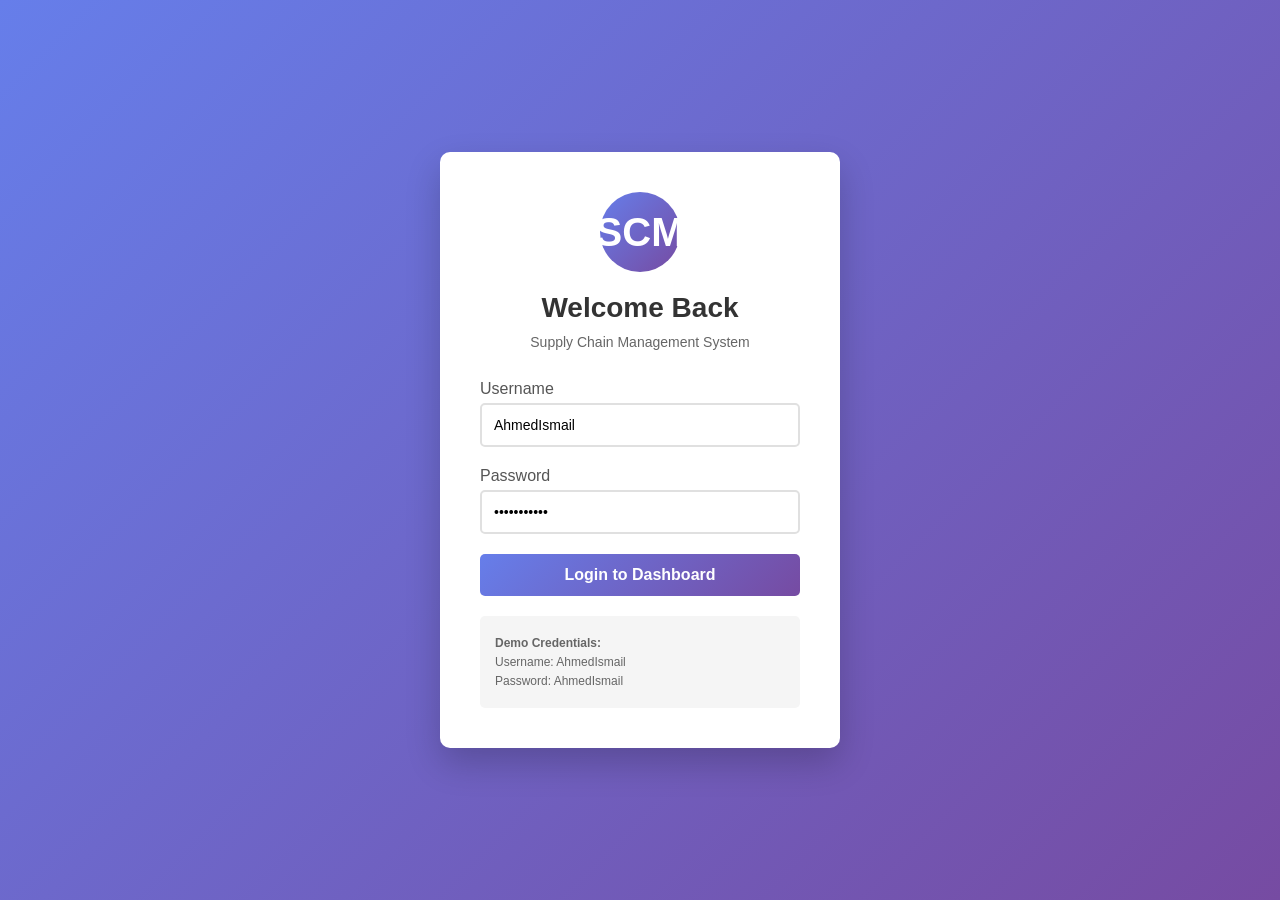
<file: index.html>
<!DOCTYPE html>
<html lang="en">
<head>
    <meta charset="UTF-8">
    <meta name="viewport" content="width=device-width, initial-scale=1.0">
    <title>Supply Chain Management System - Login</title>
    <link rel="stylesheet" href="css/style.css">
    <style>
        body {
            background: linear-gradient(135deg, #667eea 0%, #764ba2 100%);
            min-height: 100vh;
            display: flex;
            align-items: center;
            justify-content: center;
            font-family: 'Segoe UI', Tahoma, Geneva, Verdana, sans-serif;
        }
        
        .login-container {
            background: white;
            border-radius: 10px;
            box-shadow: 0 15px 35px rgba(0,0,0,0.2);
            width: 400px;
            padding: 40px;
            animation: slideUp 0.5s ease;
        }
        
        @keyframes slideUp {
            from {
                opacity: 0;
                transform: translateY(20px);
            }
            to {
                opacity: 1;
                transform: translateY(0);
            }
        }
        
        .login-header {
            text-align: center;
            margin-bottom: 30px;
        }
        
        .login-header h1 {
            color: #333;
            font-size: 28px;
            margin-bottom: 10px;
        }
        
        .login-header p {
            color: #666;
            font-size: 14px;
        }
        
        .logo {
            width: 80px;
            height: 80px;
            background: linear-gradient(135deg, #667eea 0%, #764ba2 100%);
            border-radius: 50%;
            margin: 0 auto 20px;
            display: flex;
            align-items: center;
            justify-content: center;
            color: white;
            font-size: 40px;
            font-weight: bold;
        }
        
        .form-group {
            margin-bottom: 20px;
        }
        
        .form-group label {
            display: block;
            margin-bottom: 5px;
            color: #555;
            font-weight: 500;
        }
        
        .form-group input {
            width: 100%;
            padding: 12px;
            border: 2px solid #e0e0e0;
            border-radius: 5px;
            font-size: 14px;
            transition: border-color 0.3s;
        }
        
        .form-group input:focus {
            outline: none;
            border-color: #667eea;
        }
        
        .login-btn {
            width: 100%;
            padding: 12px;
            background: linear-gradient(135deg, #667eea 0%, #764ba2 100%);
            color: white;
            border: none;
            border-radius: 5px;
            font-size: 16px;
            font-weight: 600;
            cursor: pointer;
            transition: transform 0.3s;
        }
        
        .login-btn:hover {
            transform: translateY(-2px);
        }
        
        .demo-credentials {
            margin-top: 20px;
            padding: 15px;
            background: #f5f5f5;
            border-radius: 5px;
            font-size: 12px;
            color: #666;
        }
        
        .demo-credentials p {
            margin: 5px 0;
        }
    </style>
</head>
<body>
    <div class="login-container">
        <div class="login-header">
            <div class="logo">SCM</div>
            <h1>Welcome Back</h1>
            <p>Supply Chain Management System</p>
        </div>
        
        <form id="loginForm">
            <div class="form-group">
                <label>Username</label>
                <input type="text" id="username" value="AhmedIsmail" placeholder="Enter your username">
            </div>
            
            <div class="form-group">
                <label>Password</label>
                <input type="password" id="password" value="AhmedIsmail" placeholder="Enter your password">
            </div>
            
            <button type="submit" class="login-btn">Login to Dashboard</button>
        </form>
        
        <div class="demo-credentials">
            <p><strong>Demo Credentials:</strong></p>
            <p>Username: AhmedIsmail</p>
            <p>Password: AhmedIsmail</p>
        </div>
    </div>
    
<script>
    // Show loading overlay while loading data
    function showLoadingOverlay() {
        // Remove existing overlay if any
        const existingOverlay = document.getElementById('data-loading-overlay');
        if (existingOverlay) existingOverlay.remove();
        
        const overlay = document.createElement('div');
        overlay.id = 'data-loading-overlay';
        overlay.style.cssText = `
            position: fixed;
            top: 0;
            left: 0;
            width: 100%;
            height: 100%;
            background: rgba(0, 0, 0, 0.8);
            display: flex;
            justify-content: center;
            align-items: center;
            z-index: 9999;
            transition: opacity 0.5s;
        `;
        
        overlay.innerHTML = `
            <div style="
                background: white;
                padding: 40px;
                border-radius: 15px;
                text-align: center;
                max-width: 450px;
                box-shadow: 0 20px 40px rgba(0,0,0,0.4);
                animation: slideUp 0.5s ease;
            ">
                <div style="font-size: 60px; margin-bottom: 20px; animation: bounce 1s infinite;">📦</div>
                <h2 style="margin-bottom: 15px; color: #2c3e50;">Loading Your System</h2>
                <p style="color: #666; margin-bottom: 25px;">Please wait while we prepare your Supply Chain Management System...</p>
                
                <div style="
                    width: 100%;
                    height: 6px;
                    background: #ecf0f1;
                    border-radius: 3px;
                    overflow: hidden;
                    margin-bottom: 15px;
                ">
                    <div id="loading-progress" style="
                        width: 0%;
                        height: 100%;
                        background: linear-gradient(90deg, #3498db, #2ecc71);
                        transition: width 0.4s ease;
                    "></div>
                </div>
                
                <div style="display: flex; align-items: center; justify-content: center; gap: 10px;">
                    <div class="loading-spinner" style="
                        width: 20px;
                        height: 20px;
                        border: 3px solid #f3f3f3;
                        border-top: 3px solid #3498db;
                        border-radius: 50%;
                        animation: spin 1s linear infinite;
                    "></div>
                    <p id="loading-status" style="margin: 0; font-size: 14px; color: #7f8c8d; font-weight: 500;">Initializing...</p>
                </div>
                
                <div style="margin-top: 25px; font-size: 12px; color: #bdc3c7;">
                    Loading inventory, suppliers, orders and more...
                </div>
            </div>
        `;
        
        document.body.appendChild(overlay);
    }
    
    function updateLoadingProgress(percent, message) {
        const progress = document.getElementById('loading-progress');
        const status = document.getElementById('loading-status');
        if (progress) progress.style.width = percent + '%';
        if (status) status.textContent = message;
    }
    
    function hideLoadingOverlay() {
        const overlay = document.getElementById('data-loading-overlay');
        if (overlay) {
            overlay.style.opacity = '0';
            setTimeout(() => {
                if (overlay.parentNode) {
                    overlay.parentNode.removeChild(overlay);
                }
            }, 500);
        }
    }
    
    // Load all data after successful login
    async function loadAllDataAfterLogin() {
        showLoadingOverlay();
        
        try {
            // Define all data files to load
            const dataFiles = [
                { name: 'inventory', label: 'Inventory data' },
                { name: 'suppliers', label: 'Supplier data' },
                { name: 'procurement', label: 'Procurement data' },
                { name: 'orders', label: 'Order data' },
                { name: 'costs', label: 'Cost data' }
            ];
            
            let completed = 0;
            const total = dataFiles.length;
            
            // Load each data file
            for (const file of dataFiles) {
                updateLoadingProgress(
                    Math.round((completed / total) * 100),
                    `Loading ${file.label}...`
                );
                
                await loadDataFile(file.name);
                
                completed++;
                updateLoadingProgress(
                    Math.round((completed / total) * 100),
                    `Loaded ${file.label}`
                );
                
                // Small delay for visual feedback
                await new Promise(resolve => setTimeout(resolve, 300));
            }
            
            updateLoadingProgress(100, 'System ready!');
            
            // Add 2 second delay before redirecting to dashboard
            updateLoadingProgress(100, 'System ready! Redirecting in 3 seconds...');
            
            // Wait 2 seconds
            await new Promise(resolve => setTimeout(resolve, 3000));
            
            // Redirect to dashboard after data is loaded + 2 second delay
            window.location.href = 'dashboard.html';
            
        } catch (error) {
            console.error('Error loading data:', error);
            updateLoadingProgress(100, 'Error loading data. Redirecting...');
            
            // Still wait 2 seconds even on error
            await new Promise(resolve => setTimeout(resolve, 3000));
            
            window.location.href = 'dashboard.html';
        }
    }
    
    // Load individual data file
    async function loadDataFile(filename) {
        return new Promise(async (resolve) => {
            try {
                // Try multiple possible paths
                const paths = [
                    `data/${filename}.json`,
                    `./data/${filename}.json`,
                    `/data/${filename}.json`,
                    `/AI_SCMS/data/${filename}.json`,
                    `../data/${filename}.json`
                ];
                
                let data = null;
                
                for (const path of paths) {
                    try {
                        console.log(`Trying to load ${filename} from:`, path);
                        const response = await fetch(path);
                        if (response.ok) {
                            data = await response.json();
                            console.log(`✅ Successfully loaded ${filename} from:`, path);
                            break;
                        }
                    } catch (e) {
                        // Continue to next path
                    }
                }
                
                if (data) {
                    // Handle different JSON structures
                    if (Array.isArray(data)) {
                        localStorage.setItem(filename, JSON.stringify(data));
                    } else if (data[filename] && Array.isArray(data[filename])) {
                        localStorage.setItem(filename, JSON.stringify(data[filename]));
                    } else {
                        // Try to find any array in the data
                        const firstKey = Object.keys(data)[0];
                        if (firstKey && Array.isArray(data[firstKey])) {
                            localStorage.setItem(filename, JSON.stringify(data[firstKey]));
                        } else {
                            console.warn(`No array found in ${filename}, using empty array`);
                            localStorage.setItem(filename, JSON.stringify([]));
                        }
                    }
                } else {
                    console.warn(`No data file found for ${filename}, using empty array`);
                    localStorage.setItem(filename, JSON.stringify([]));
                }
                
                resolve();
            } catch (error) {
                console.error(`Error loading ${filename}:`, error);
                localStorage.setItem(filename, JSON.stringify([]));
                resolve(); // Resolve anyway to continue loading
            }
        });
    }
    
    // Check if data needs to be loaded
    function needsDataLoad() {
        const dataTypes = ['inventory', 'suppliers', 'procurement', 'orders', 'costs'];
        let hasAnyData = false;
        
        for (const type of dataTypes) {
            const data = localStorage.getItem(type);
            if (data && JSON.parse(data).length > 0) {
                hasAnyData = true;
                break;
            }
        }
        
        return !hasAnyData;
    }
    
    // Clear any existing data (optional - uncomment if you want fresh data on every login)
    function clearExistingData() {
        const dataTypes = ['inventory', 'suppliers', 'procurement', 'orders', 'costs'];
        dataTypes.forEach(type => localStorage.removeItem(type));
        console.log('Existing data cleared');
    }
    
    // Handle login form submission
    document.addEventListener('DOMContentLoaded', function() {
        const loginForm = document.getElementById('loginForm');
        if (!loginForm) return;
        
        loginForm.addEventListener('submit', async function(e) {
            e.preventDefault();
            
            const username = document.getElementById('username').value;
            const password = document.getElementById('password').value;
            
            // Simple authentication
            if (username === 'AhmedIsmail' && password === 'AhmedIsmail') {
                // Set login status
                localStorage.setItem('isLoggedIn', 'true');
                localStorage.setItem('username', username);
                
                // Clear existing data if you want fresh load every time
                // clearExistingData(); // Uncomment if you want fresh data on every login
                
                // Check if data needs to be loaded
                if (needsDataLoad()) {
                    console.log('No data found, loading from JSON files...');
                    await loadAllDataAfterLogin();
                    // Redirect happens in loadAllDataAfterLogin after data is loaded + 2 second delay
                } else {
                    console.log('Data already exists, redirecting with delay...');
                    // Show quick loading message
                    showLoadingOverlay();
                    updateLoadingProgress(100, 'Data already loaded!');
                    
                    // Update message for 2 second delay
                    updateLoadingProgress(100, 'Redirecting to dashboard in 3 seconds...');
                    
                    // Wait 2 seconds before redirecting
                    setTimeout(() => {
                        window.location.href = 'dashboard.html';
                    }, 3000);
                }
            } else {
                alert('Invalid credentials! Use AhmedIsmail/AhmedIsmail');
            }
        });
    });
    
    // Add CSS animations
    const style = document.createElement('style');
    style.textContent = `
        @keyframes spin {
            0% { transform: rotate(0deg); }
            100% { transform: rotate(360deg); }
        }
        
        @keyframes slideUp {
            from {
                opacity: 0;
                transform: translateY(20px);
            }
            to {
                opacity: 1;
                transform: translateY(0);
            }
        }
        
        @keyframes bounce {
            0%, 100% { transform: translateY(0); }
            50% { transform: translateY(-10px); }
        }
        
        .loading-spinner {
            animation: spin 1s linear infinite;
        }
    `;
    document.head.appendChild(style);
</script>
</body>
</html>
</file>
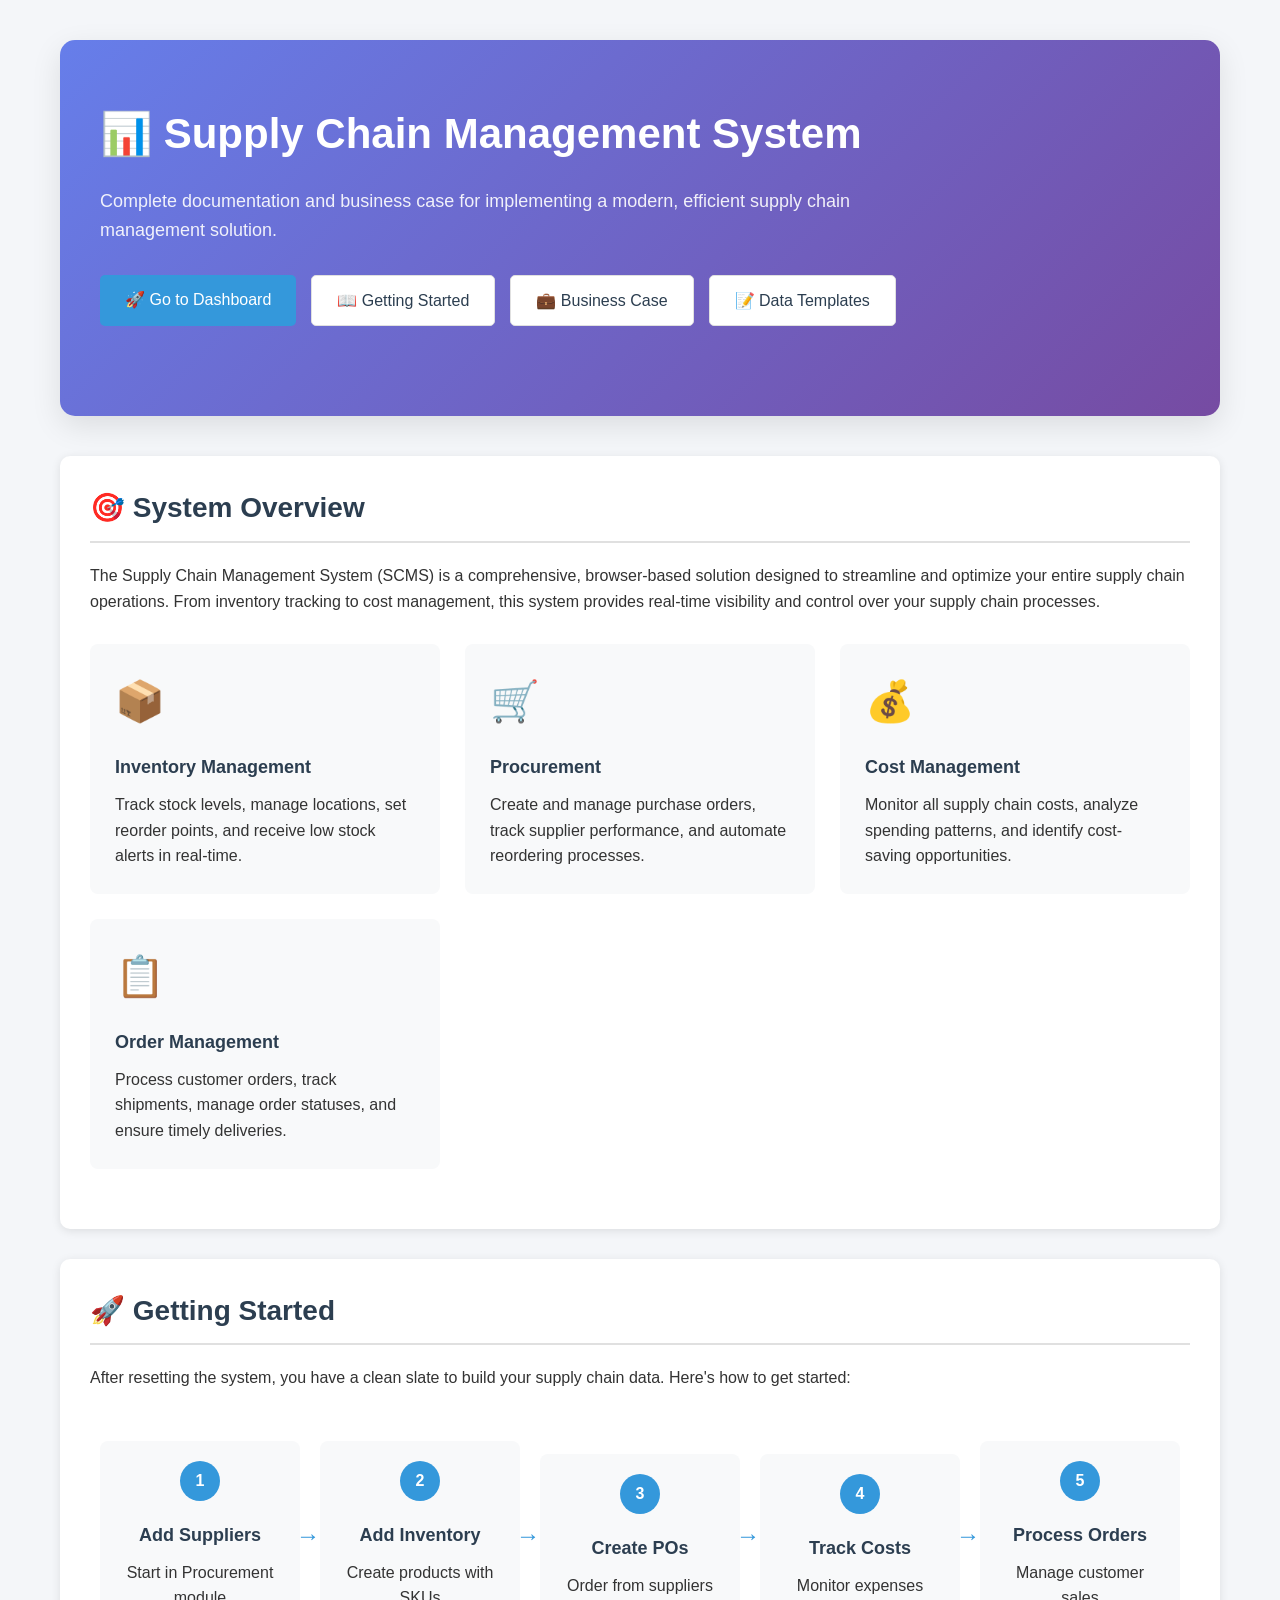
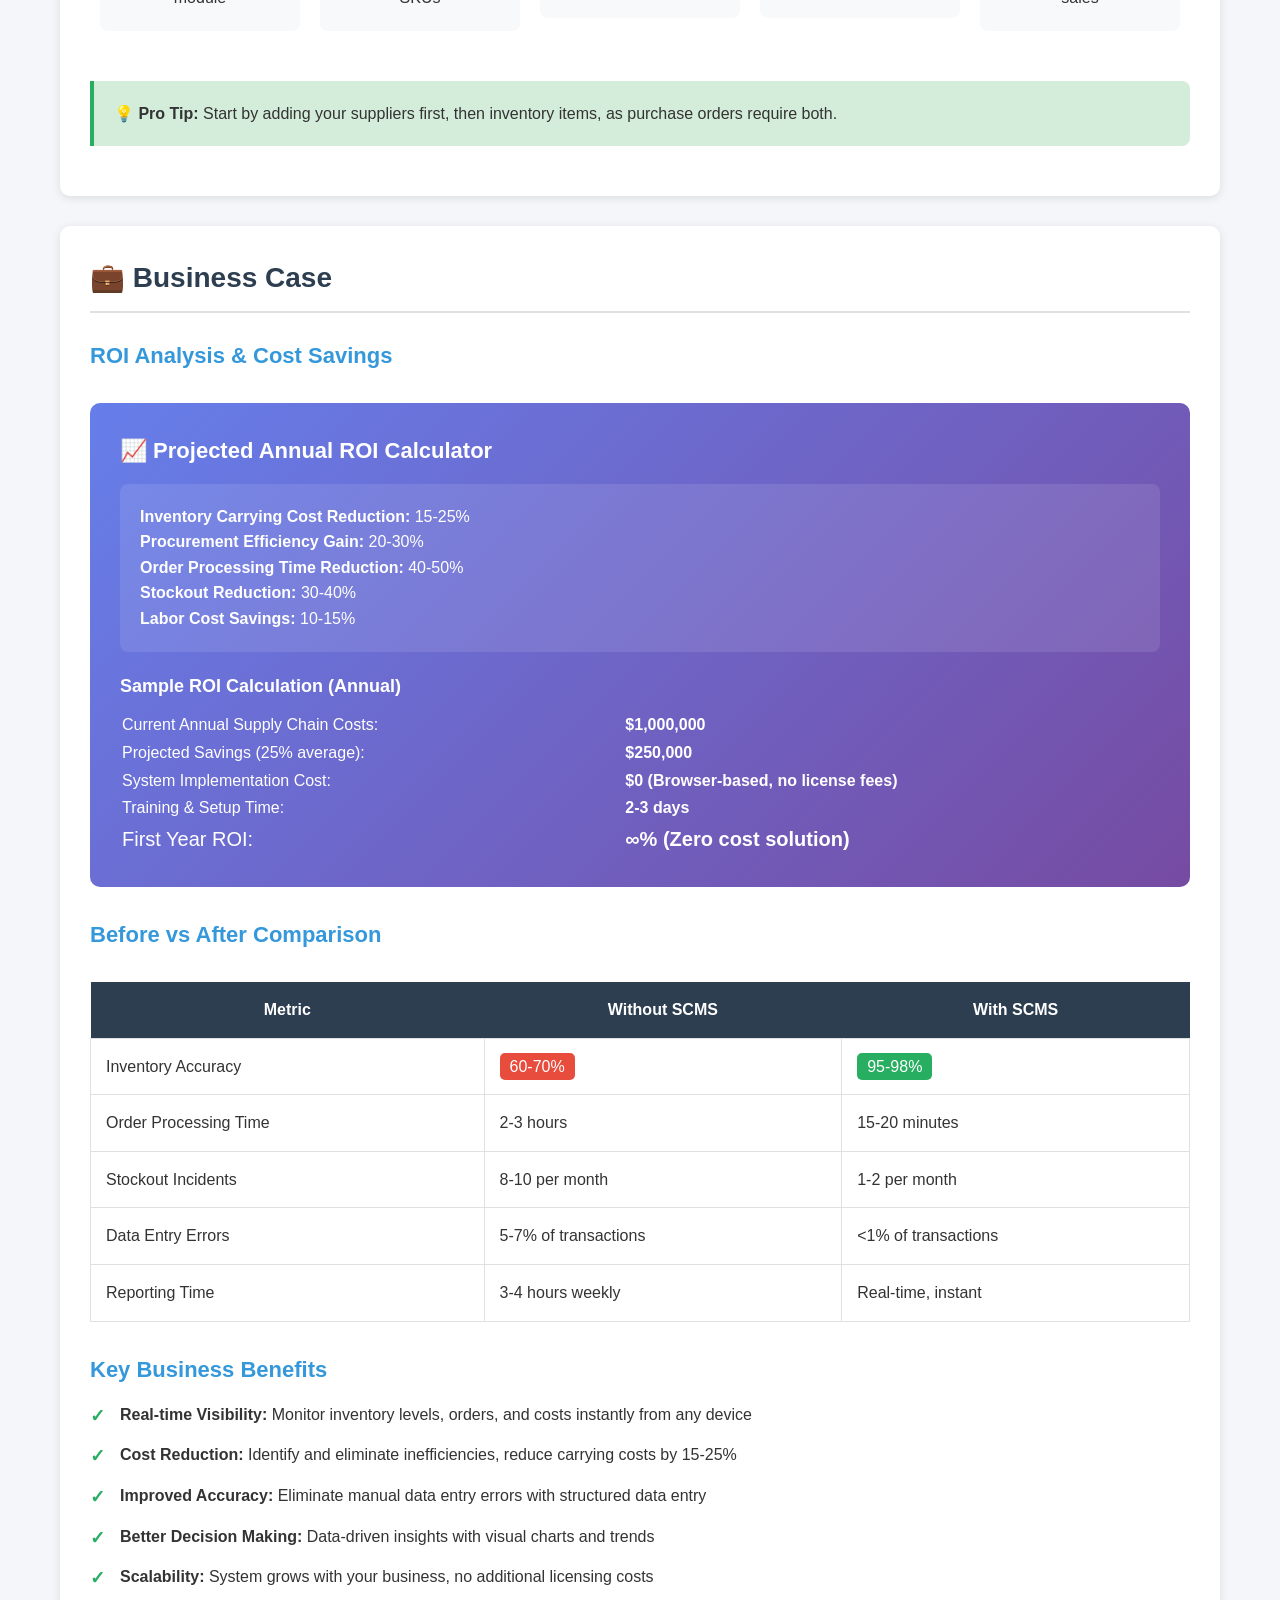
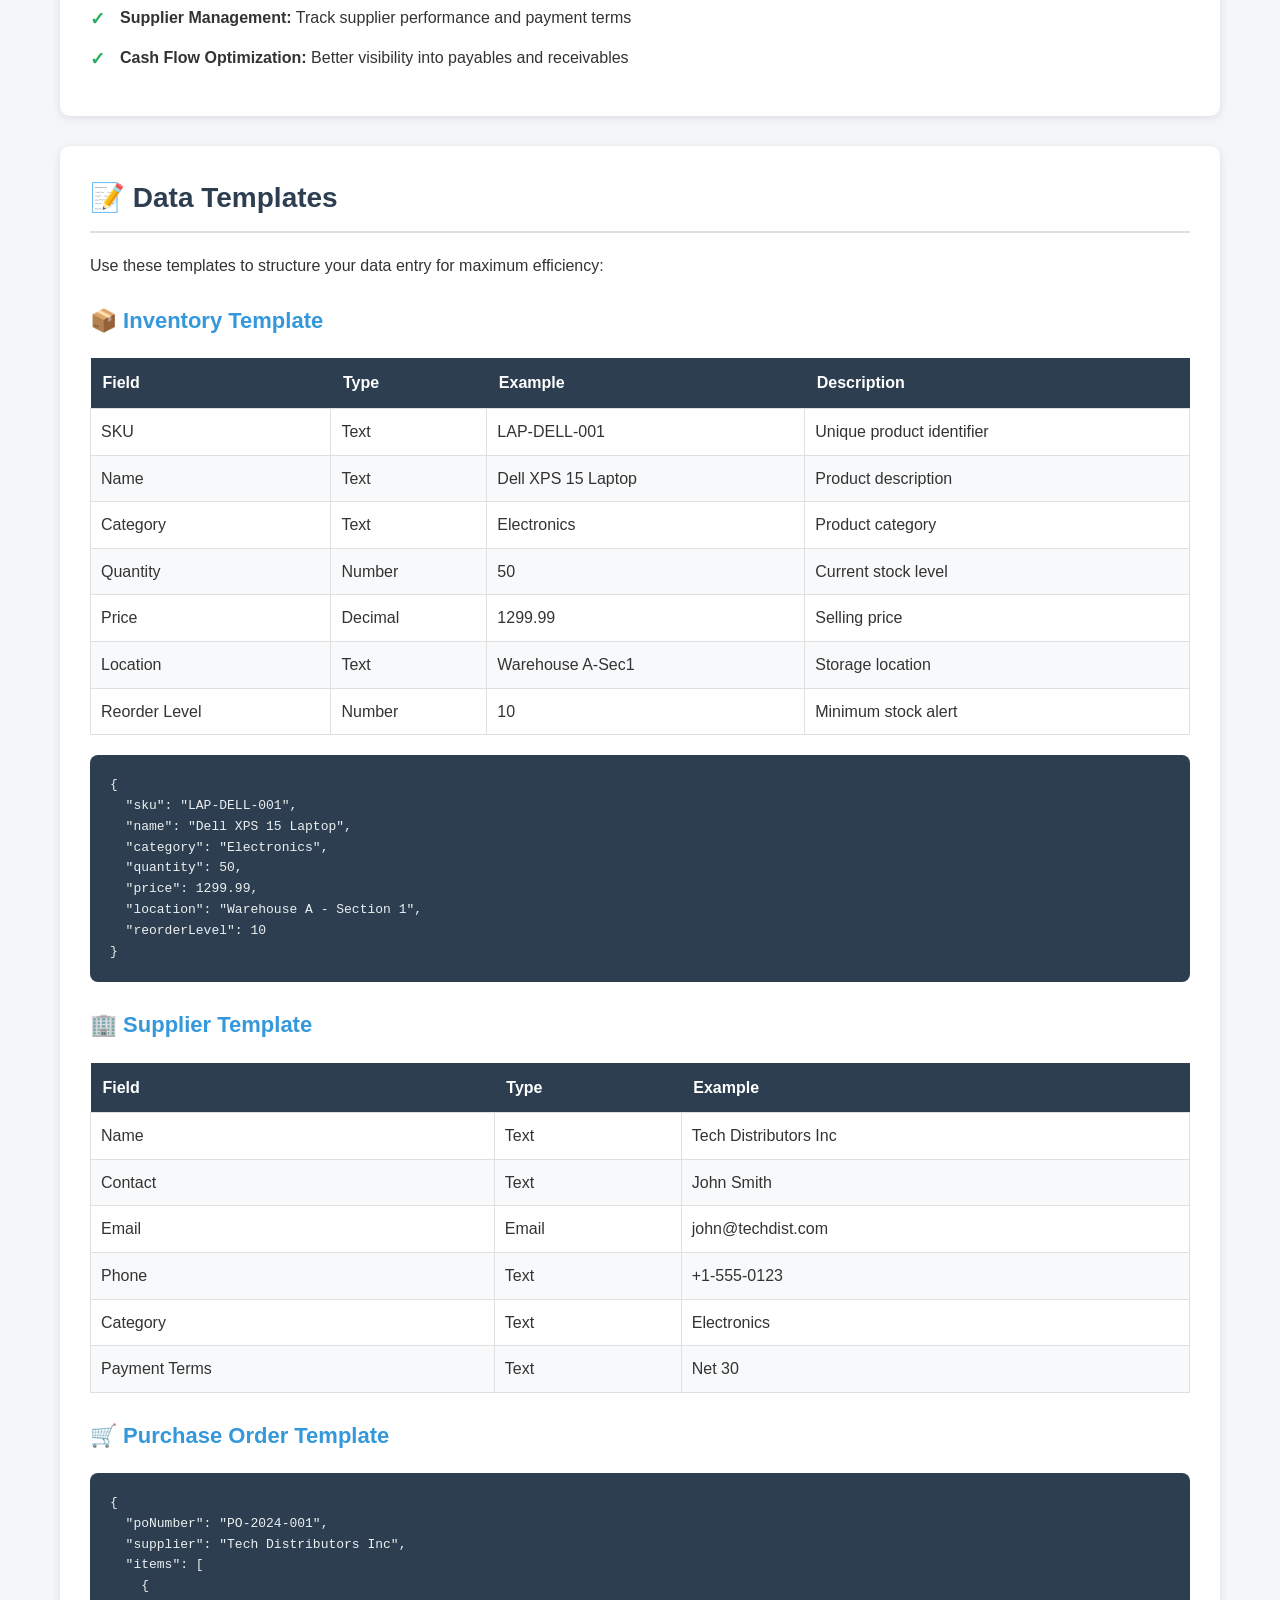
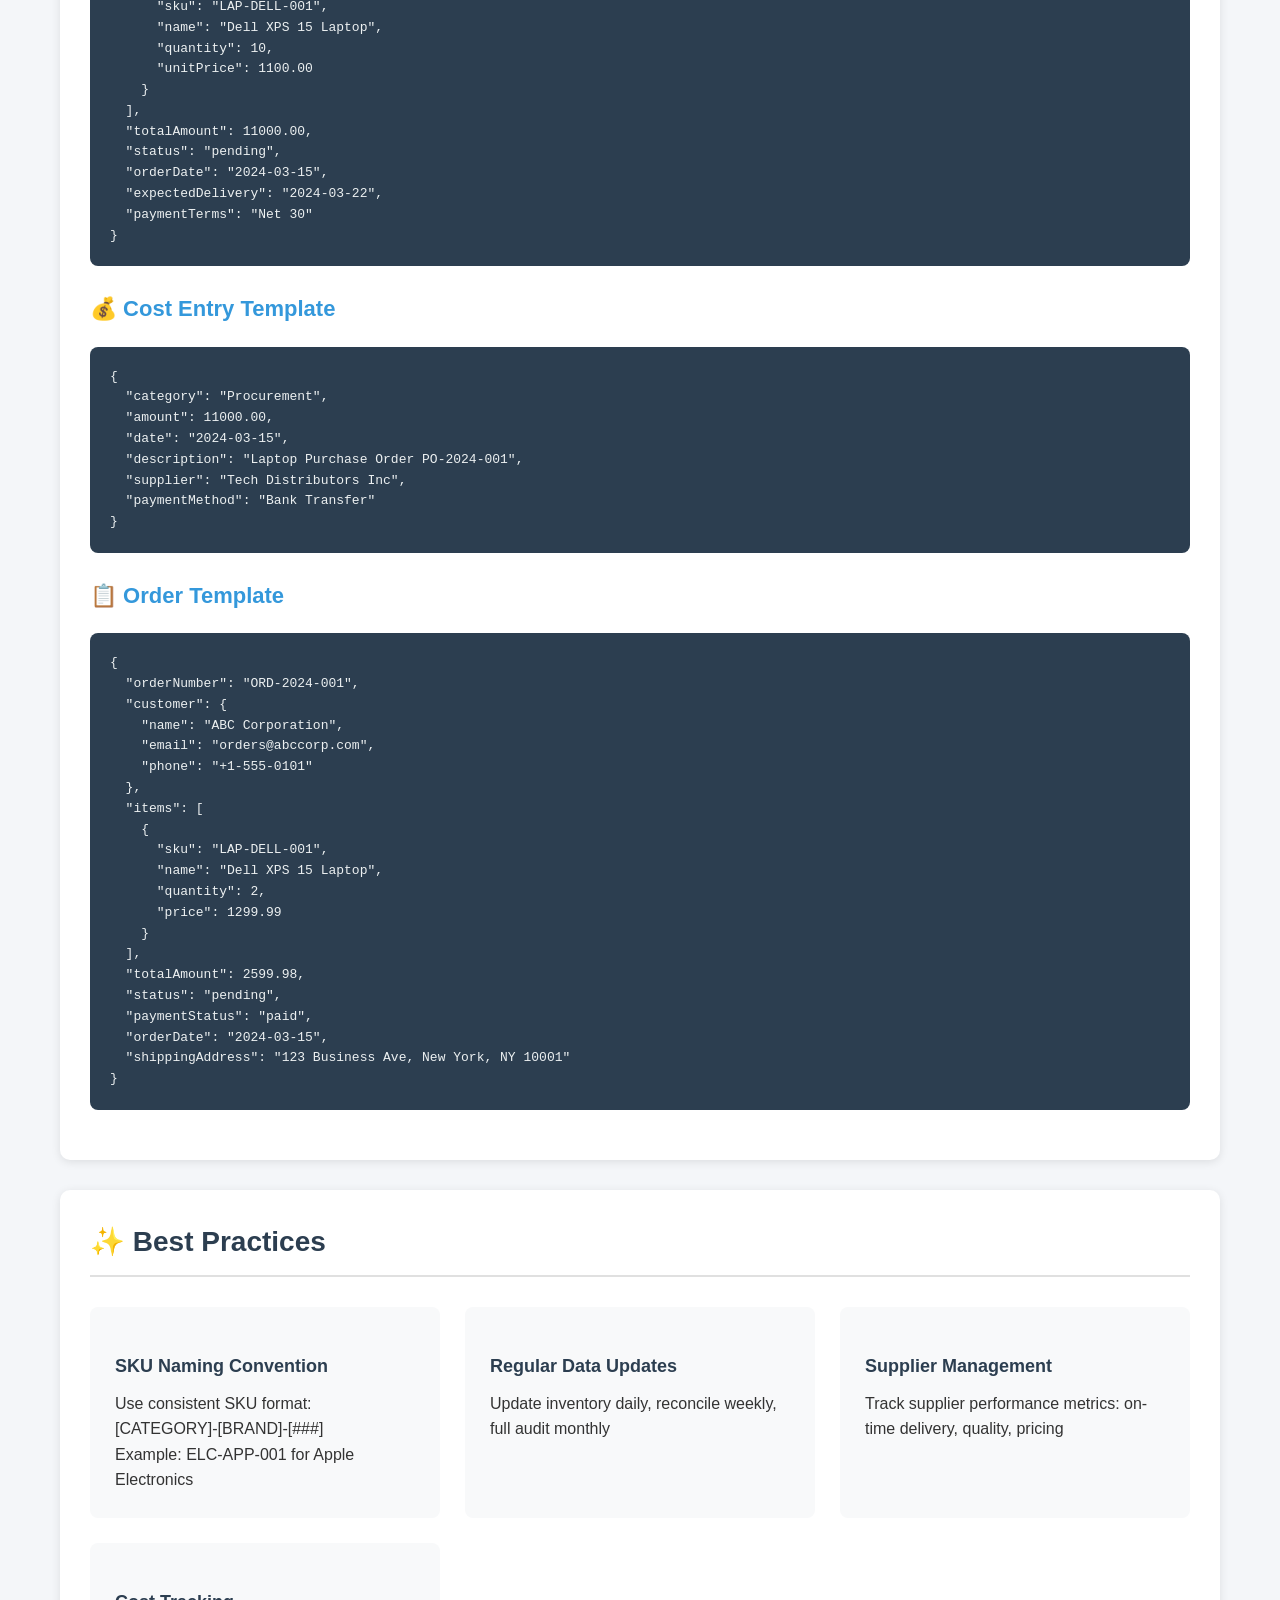
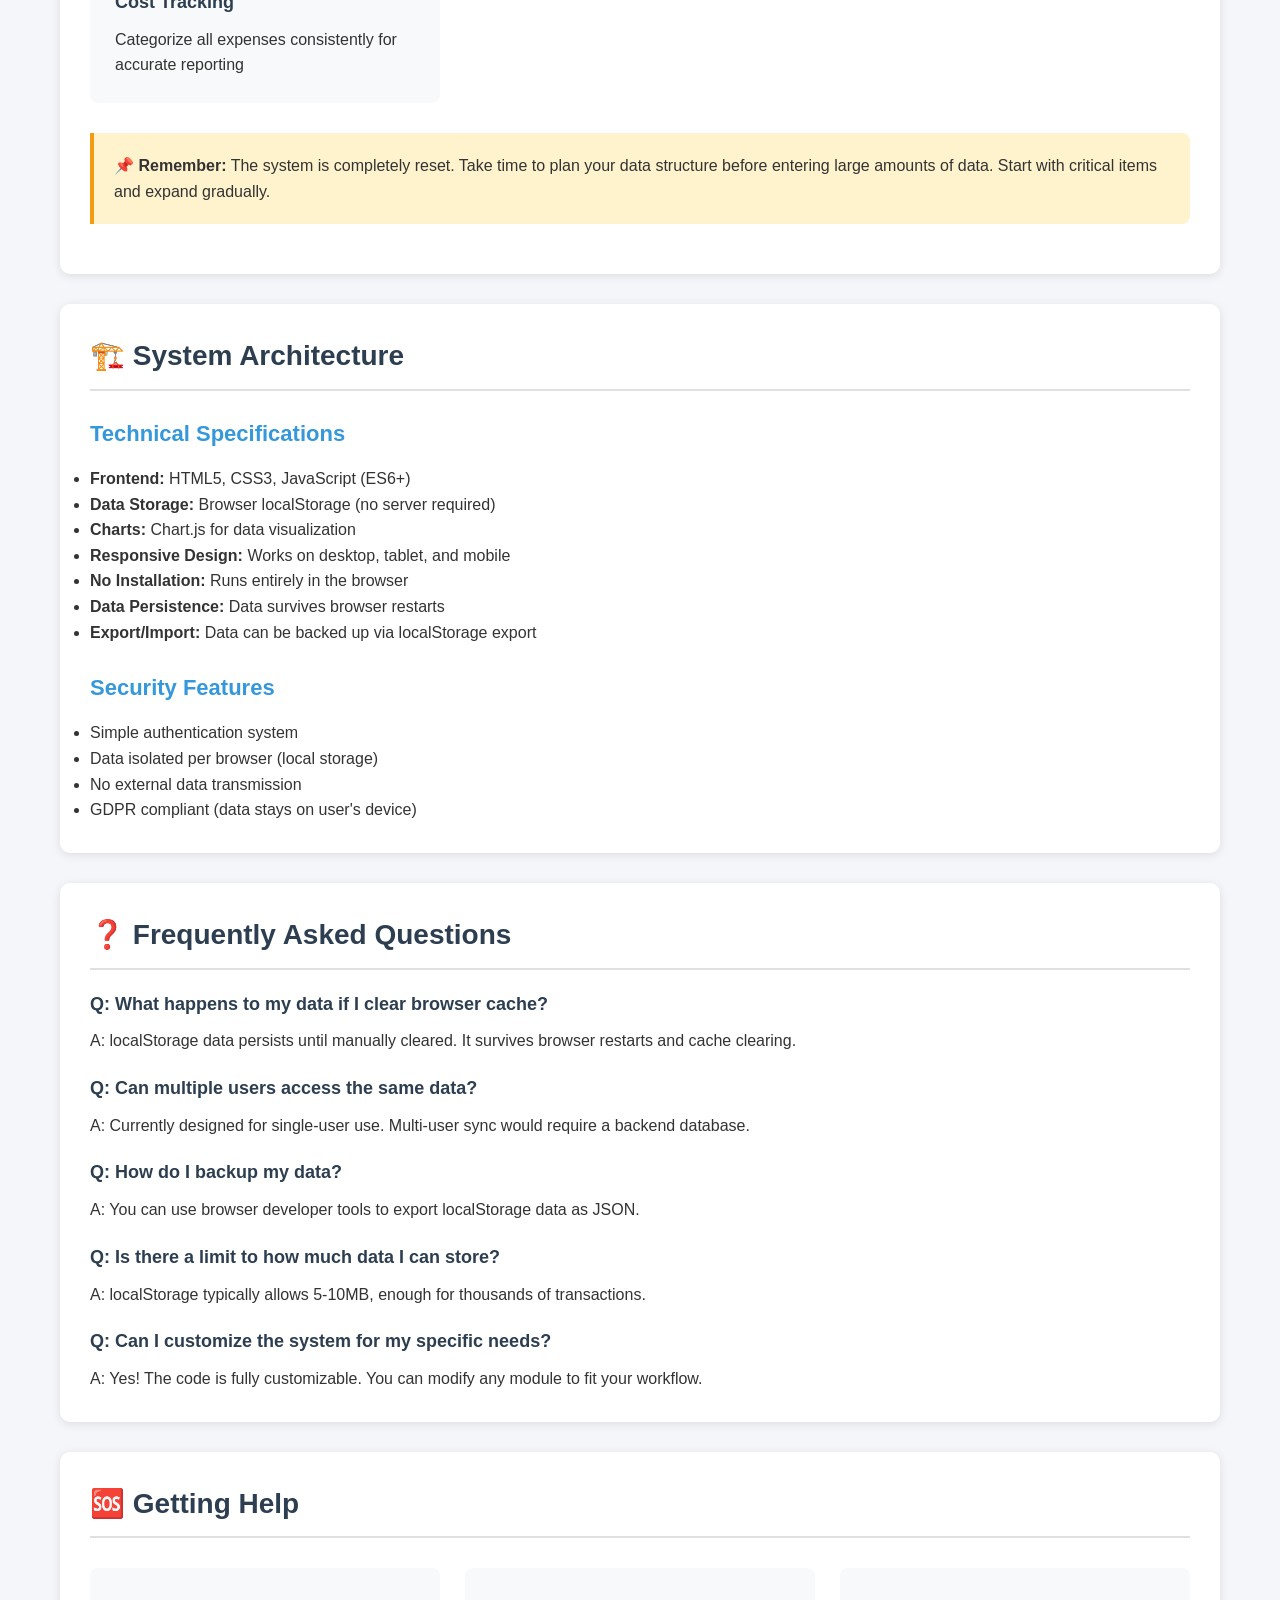
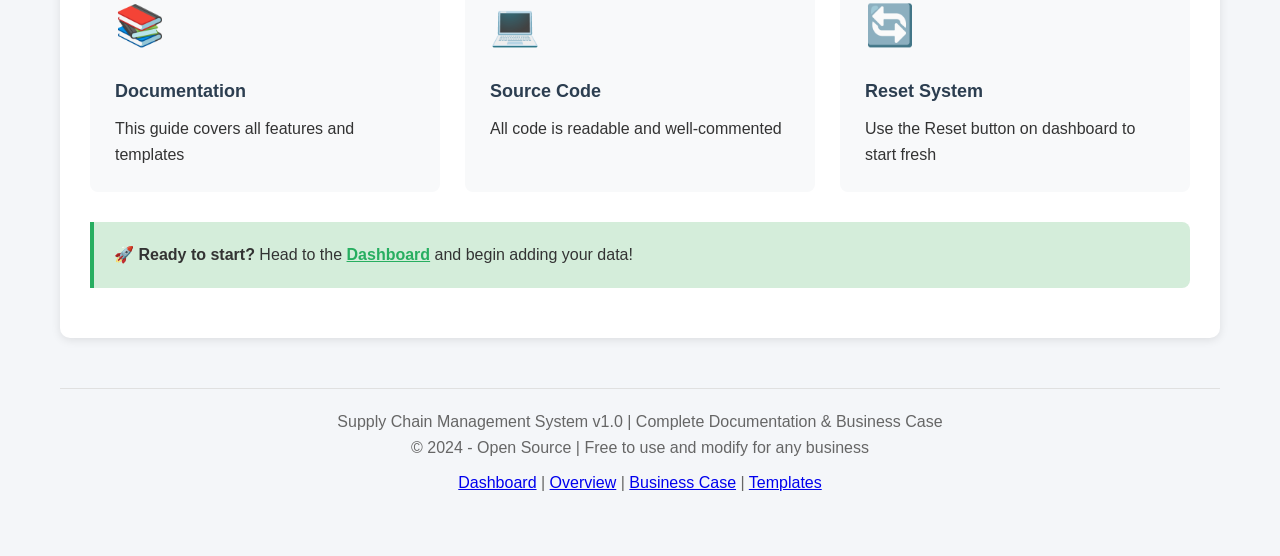
<file: documentation.html>
<!DOCTYPE html>
<html lang="en">
<head>
    <meta charset="UTF-8">
    <meta name="viewport" content="width=device-width, initial-scale=1.0">
    <title>SCMS Documentation - Supply Chain Management System</title>
    <link rel="stylesheet" href="css/style.css">
    <style>
        :root {
            --primary-color: #2c3e50;
            --secondary-color: #3498db;
            --success-color: #27ae60;
            --warning-color: #f39c12;
            --danger-color: #e74c3c;
            --light-bg: #f8f9fa;
            --border-color: #e0e0e0;
        }
        
        body {
            font-family: 'Segoe UI', Tahoma, Geneva, Verdana, sans-serif;
            line-height: 1.6;
            color: #333;
            background: #f4f6f9;
        }
        
        .doc-container {
            max-width: 1200px;
            margin: 0 auto;
            padding: 40px 20px;
        }
        
        .doc-header {
            background: linear-gradient(135deg, #667eea 0%, #764ba2 100%);
            color: white;
            padding: 60px 40px;
            border-radius: 15px;
            margin-bottom: 40px;
            box-shadow: 0 10px 30px rgba(0,0,0,0.1);
        }
        
        .doc-header h1 {
            font-size: 42px;
            margin-bottom: 20px;
        }
        
        .doc-header p {
            font-size: 18px;
            opacity: 0.9;
            max-width: 800px;
        }
        
        .doc-section {
            background: white;
            border-radius: 10px;
            padding: 30px;
            margin-bottom: 30px;
            box-shadow: 0 2px 10px rgba(0,0,0,0.1);
        }
        
        .doc-section h2 {
            color: var(--primary-color);
            margin-bottom: 20px;
            padding-bottom: 10px;
            border-bottom: 2px solid var(--border-color);
            font-size: 28px;
        }
        
        .doc-section h3 {
            color: var(--secondary-color);
            margin: 25px 0 15px;
            font-size: 22px;
        }
        
        .doc-section h4 {
            color: var(--primary-color);
            margin: 20px 0 10px;
            font-size: 18px;
        }
        
        .feature-grid {
            display: grid;
            grid-template-columns: repeat(auto-fit, minmax(300px, 1fr));
            gap: 25px;
            margin: 30px 0;
        }
        
        .feature-card {
            background: var(--light-bg);
            border-radius: 8px;
            padding: 25px;
            transition: transform 0.3s, box-shadow 0.3s;
        }
        
        .feature-card:hover {
            transform: translateY(-5px);
            box-shadow: 0 5px 20px rgba(0,0,0,0.15);
        }
        
        .feature-icon {
            font-size: 40px;
            margin-bottom: 15px;
        }
        
        .feature-card h4 {
            color: var(--primary-color);
            margin-bottom: 10px;
        }
        
        .benefits-list {
            list-style: none;
            padding: 0;
        }
        
        .benefits-list li {
            margin-bottom: 15px;
            padding-left: 30px;
            position: relative;
        }
        
        .benefits-list li:before {
            content: "✓";
            color: var(--success-color);
            position: absolute;
            left: 0;
            font-weight: bold;
            font-size: 18px;
        }
        
        .roi-calculator {
            background: linear-gradient(135deg, #667eea 0%, #764ba2 100%);
            color: white;
            padding: 30px;
            border-radius: 10px;
            margin: 30px 0;
        }
        
        .roi-calculator h3 {
            color: white;
            margin-top: 0;
        }
        
        .metric-box {
            background: rgba(255,255,255,0.1);
            border-radius: 8px;
            padding: 20px;
            margin: 15px 0;
        }
        
        .code-block {
            background: #2c3e50;
            color: #ecf0f1;
            padding: 20px;
            border-radius: 8px;
            font-family: 'Courier New', monospace;
            overflow-x: auto;
            margin: 20px 0;
        }
        
        .code-block pre {
            margin: 0;
            white-space: pre-wrap;
        }
        
        .table-template {
            width: 100%;
            border-collapse: collapse;
            margin: 20px 0;
        }
        
        .table-template th {
            background: var(--primary-color);
            color: white;
            padding: 12px;
            text-align: left;
        }
        
        .table-template td {
            padding: 10px;
            border: 1px solid var(--border-color);
        }
        
        .table-template tr:nth-child(even) {
            background: var(--light-bg);
        }
        
        .note-box {
            background: #fff3cd;
            border-left: 4px solid var(--warning-color);
            padding: 20px;
            margin: 20px 0;
            border-radius: 0 8px 8px 0;
        }
        
        .tip-box {
            background: #d4edda;
            border-left: 4px solid var(--success-color);
            padding: 20px;
            margin: 20px 0;
            border-radius: 0 8px 8px 0;
        }
        
        .workflow-diagram {
            display: flex;
            justify-content: space-between;
            align-items: center;
            margin: 40px 0;
            flex-wrap: wrap;
        }
        
        .workflow-step {
            flex: 1;
            min-width: 150px;
            text-align: center;
            padding: 20px;
            background: var(--light-bg);
            border-radius: 8px;
            margin: 10px;
            position: relative;
        }
        
        .workflow-step:not(:last-child):after {
            content: "→";
            position: absolute;
            right: -20px;
            top: 50%;
            transform: translateY(-50%);
            font-size: 24px;
            color: var(--secondary-color);
        }
        
        .step-number {
            width: 40px;
            height: 40px;
            background: var(--secondary-color);
            color: white;
            border-radius: 50%;
            display: flex;
            align-items: center;
            justify-content: center;
            margin: 0 auto 15px;
            font-weight: bold;
        }
        
        .comparison-table {
            width: 100%;
            border-collapse: collapse;
            margin: 30px 0;
        }
        
        .comparison-table th {
            background: var(--primary-color);
            color: white;
            padding: 15px;
        }
        
        .comparison-table td {
            padding: 15px;
            border: 1px solid var(--border-color);
        }
        
        .comparison-table .badge-success {
            background: var(--success-color);
            color: white;
            padding: 5px 10px;
            border-radius: 5px;
        }
        
        .comparison-table .badge-danger {
            background: var(--danger-color);
            color: white;
            padding: 5px 10px;
            border-radius: 5px;
        }
        
        .nav-buttons {
            display: flex;
            gap: 15px;
            margin: 30px 0;
        }
        
        .nav-btn {
            padding: 12px 25px;
            background: white;
            color: var(--primary-color);
            text-decoration: none;
            border-radius: 5px;
            font-weight: 500;
            transition: all 0.3s;
            border: 1px solid var(--border-color);
        }
        
        .nav-btn:hover {
            background: var(--primary-color);
            color: white;
            border-color: var(--primary-color);
        }
        
        .nav-btn.primary {
            background: var(--secondary-color);
            color: white;
            border: none;
        }
        
        .nav-btn.primary:hover {
            background: #2980b9;
        }
        
        .footer {
            text-align: center;
            margin-top: 50px;
            padding: 20px;
            color: #666;
            border-top: 1px solid var(--border-color);
        }
    </style>
</head>
<body>
    <div class="doc-container">
        <!-- Header -->
        <div class="doc-header">
            <h1>📊 Supply Chain Management System</h1>
            <p>Complete documentation and business case for implementing a modern, efficient supply chain management solution.</p>
            <div class="nav-buttons">
                <a href="dashboard.html" class="nav-btn primary">🚀 Go to Dashboard</a>
                <a href="#getting-started" class="nav-btn">📖 Getting Started</a>
                <a href="#business-case" class="nav-btn">💼 Business Case</a>
                <a href="#data-templates" class="nav-btn">📝 Data Templates</a>
            </div>
        </div>
        
        <!-- System Overview -->
        <div class="doc-section" id="overview">
            <h2>🎯 System Overview</h2>
            <p>The Supply Chain Management System (SCMS) is a comprehensive, browser-based solution designed to streamline and optimize your entire supply chain operations. From inventory tracking to cost management, this system provides real-time visibility and control over your supply chain processes.</p>
            
            <div class="feature-grid">
                <div class="feature-card">
                    <div class="feature-icon">📦</div>
                    <h4>Inventory Management</h4>
                    <p>Track stock levels, manage locations, set reorder points, and receive low stock alerts in real-time.</p>
                </div>
                
                <div class="feature-card">
                    <div class="feature-icon">🛒</div>
                    <h4>Procurement</h4>
                    <p>Create and manage purchase orders, track supplier performance, and automate reordering processes.</p>
                </div>
                
                <div class="feature-card">
                    <div class="feature-icon">💰</div>
                    <h4>Cost Management</h4>
                    <p>Monitor all supply chain costs, analyze spending patterns, and identify cost-saving opportunities.</p>
                </div>
                
                <div class="feature-card">
                    <div class="feature-icon">📋</div>
                    <h4>Order Management</h4>
                    <p>Process customer orders, track shipments, manage order statuses, and ensure timely deliveries.</p>
                </div>
            </div>
        </div>
        
        <!-- Getting Started -->
        <div class="doc-section" id="getting-started">
            <h2>🚀 Getting Started</h2>
            <p>After resetting the system, you have a clean slate to build your supply chain data. Here's how to get started:</p>
            
            <div class="workflow-diagram">
                <div class="workflow-step">
                    <div class="step-number">1</div>
                    <h4>Add Suppliers</h4>
                    <p>Start in Procurement module</p>
                </div>
                <div class="workflow-step">
                    <div class="step-number">2</div>
                    <h4>Add Inventory</h4>
                    <p>Create products with SKUs</p>
                </div>
                <div class="workflow-step">
                    <div class="step-number">3</div>
                    <h4>Create POs</h4>
                    <p>Order from suppliers</p>
                </div>
                <div class="workflow-step">
                    <div class="step-number">4</div>
                    <h4>Track Costs</h4>
                    <p>Monitor expenses</p>
                </div>
                <div class="workflow-step">
                    <div class="step-number">5</div>
                    <h4>Process Orders</h4>
                    <p>Manage customer sales</p>
                </div>
            </div>
            
            <div class="tip-box">
                <strong>💡 Pro Tip:</strong> Start by adding your suppliers first, then inventory items, as purchase orders require both.
            </div>
        </div>
        
        <!-- Business Case Section -->
        <div class="doc-section" id="business-case">
            <h2>💼 Business Case</h2>
            
            <h3>ROI Analysis & Cost Savings</h3>
            
            <div class="roi-calculator">
                <h3>📈 Projected Annual ROI Calculator</h3>
                <div class="metric-box">
                    <p><strong>Inventory Carrying Cost Reduction:</strong> 15-25%</p>
                    <p><strong>Procurement Efficiency Gain:</strong> 20-30%</p>
                    <p><strong>Order Processing Time Reduction:</strong> 40-50%</p>
                    <p><strong>Stockout Reduction:</strong> 30-40%</p>
                    <p><strong>Labor Cost Savings:</strong> 10-15%</p>
                </div>
                
                <h4 style="color: white; margin-top: 20px;">Sample ROI Calculation (Annual)</h4>
                <table style="width: 100%; color: white;">
                    <tr>
                        <td>Current Annual Supply Chain Costs:</td>
                        <td><strong>$1,000,000</strong></td>
                    </tr>
                    <tr>
                        <td>Projected Savings (25% average):</td>
                        <td><strong>$250,000</strong></td>
                    </tr>
                    <tr>
                        <td>System Implementation Cost:</td>
                        <td><strong>$0 (Browser-based, no license fees)</strong></td>
                    </tr>
                    <tr>
                        <td>Training & Setup Time:</td>
                        <td><strong>2-3 days</strong></td>
                    </tr>
                    <tr>
                        <td style="font-size: 20px;">First Year ROI:</td>
                        <td style="font-size: 20px;"><strong>∞% (Zero cost solution)</strong></td>
                    </tr>
                </table>
            </div>
            
            <h3>Before vs After Comparison</h3>
            
            <table class="comparison-table">
                <thead>
                    <tr>
                        <th>Metric</th>
                        <th>Without SCMS</th>
                        <th>With SCMS</th>
                    </tr>
                </thead>
                <tbody>
                    <tr>
                        <td>Inventory Accuracy</td>
                        <td><span class="badge-danger">60-70%</span></td>
                        <td><span class="badge-success">95-98%</span></td>
                    </tr>
                    <tr>
                        <td>Order Processing Time</td>
                        <td>2-3 hours</td>
                        <td>15-20 minutes</td>
                    </tr>
                    <tr>
                        <td>Stockout Incidents</td>
                        <td>8-10 per month</td>
                        <td>1-2 per month</td>
                    </tr>
                    <tr>
                        <td>Data Entry Errors</td>
                        <td>5-7% of transactions</td>
                        <td>&lt;1% of transactions</td>
                    </tr>
                    <tr>
                        <td>Reporting Time</td>
                        <td>3-4 hours weekly</td>
                        <td>Real-time, instant</td>
                    </tr>
                </tbody>
            </table>
            
            <h3>Key Business Benefits</h3>
            <ul class="benefits-list">
                <li><strong>Real-time Visibility:</strong> Monitor inventory levels, orders, and costs instantly from any device</li>
                <li><strong>Cost Reduction:</strong> Identify and eliminate inefficiencies, reduce carrying costs by 15-25%</li>
                <li><strong>Improved Accuracy:</strong> Eliminate manual data entry errors with structured data entry</li>
                <li><strong>Better Decision Making:</strong> Data-driven insights with visual charts and trends</li>
                <li><strong>Scalability:</strong> System grows with your business, no additional licensing costs</li>
                <li><strong>Supplier Management:</strong> Track supplier performance and payment terms</li>
                <li><strong>Cash Flow Optimization:</strong> Better visibility into payables and receivables</li>
            </ul>
        </div>
        
        <!-- Data Templates Section -->
        <div class="doc-section" id="data-templates">
            <h2>📝 Data Templates</h2>
            <p>Use these templates to structure your data entry for maximum efficiency:</p>
            
            <h3>📦 Inventory Template</h3>
            <table class="table-template">
                <thead>
                    <tr>
                        <th>Field</th>
                        <th>Type</th>
                        <th>Example</th>
                        <th>Description</th>
                    </tr>
                </thead>
                <tbody>
                    <tr><td>SKU</td><td>Text</td><td>LAP-DELL-001</td><td>Unique product identifier</td></tr>
                    <tr><td>Name</td><td>Text</td><td>Dell XPS 15 Laptop</td><td>Product description</td></tr>
                    <tr><td>Category</td><td>Text</td><td>Electronics</td><td>Product category</td></tr>
                    <tr><td>Quantity</td><td>Number</td><td>50</td><td>Current stock level</td></tr>
                    <tr><td>Price</td><td>Decimal</td><td>1299.99</td><td>Selling price</td></tr>
                    <tr><td>Location</td><td>Text</td><td>Warehouse A-Sec1</td><td>Storage location</td></tr>
                    <tr><td>Reorder Level</td><td>Number</td><td>10</td><td>Minimum stock alert</td></tr>
                </tbody>
            </table>
            
            <div class="code-block">
                <pre>{
  "sku": "LAP-DELL-001",
  "name": "Dell XPS 15 Laptop",
  "category": "Electronics",
  "quantity": 50,
  "price": 1299.99,
  "location": "Warehouse A - Section 1",
  "reorderLevel": 10
}</pre>
            </div>
            
            <h3>🏢 Supplier Template</h3>
            <table class="table-template">
                <thead>
                    <tr>
                        <th>Field</th>
                        <th>Type</th>
                        <th>Example</th>
                    </tr>
                </thead>
                <tbody>
                    <tr><td>Name</td><td>Text</td><td>Tech Distributors Inc</td></tr>
                    <tr><td>Contact</td><td>Text</td><td>John Smith</td></tr>
                    <tr><td>Email</td><td>Email</td><td>john@techdist.com</td></tr>
                    <tr><td>Phone</td><td>Text</td><td>+1-555-0123</td></tr>
                    <tr><td>Category</td><td>Text</td><td>Electronics</td></tr>
                    <tr><td>Payment Terms</td><td>Text</td><td>Net 30</td></tr>
                </tbody>
            </table>
            
            <h3>🛒 Purchase Order Template</h3>
            <div class="code-block">
                <pre>{
  "poNumber": "PO-2024-001",
  "supplier": "Tech Distributors Inc",
  "items": [
    {
      "sku": "LAP-DELL-001",
      "name": "Dell XPS 15 Laptop",
      "quantity": 10,
      "unitPrice": 1100.00
    }
  ],
  "totalAmount": 11000.00,
  "status": "pending",
  "orderDate": "2024-03-15",
  "expectedDelivery": "2024-03-22",
  "paymentTerms": "Net 30"
}</pre>
            </div>
            
            <h3>💰 Cost Entry Template</h3>
            <div class="code-block">
                <pre>{
  "category": "Procurement",
  "amount": 11000.00,
  "date": "2024-03-15",
  "description": "Laptop Purchase Order PO-2024-001",
  "supplier": "Tech Distributors Inc",
  "paymentMethod": "Bank Transfer"
}</pre>
            </div>
            
            <h3>📋 Order Template</h3>
            <div class="code-block">
                <pre>{
  "orderNumber": "ORD-2024-001",
  "customer": {
    "name": "ABC Corporation",
    "email": "orders@abccorp.com",
    "phone": "+1-555-0101"
  },
  "items": [
    {
      "sku": "LAP-DELL-001",
      "name": "Dell XPS 15 Laptop",
      "quantity": 2,
      "price": 1299.99
    }
  ],
  "totalAmount": 2599.98,
  "status": "pending",
  "paymentStatus": "paid",
  "orderDate": "2024-03-15",
  "shippingAddress": "123 Business Ave, New York, NY 10001"
}</pre>
            </div>
        </div>
        
        <!-- Best Practices -->
        <div class="doc-section" id="best-practices">
            <h2>✨ Best Practices</h2>
            
            <div class="feature-grid">
                <div class="feature-card">
                    <h4>SKU Naming Convention</h4>
                    <p>Use consistent SKU format: [CATEGORY]-[BRAND]-[###]<br>
                    Example: ELC-APP-001 for Apple Electronics</p>
                </div>
                
                <div class="feature-card">
                    <h4>Regular Data Updates</h4>
                    <p>Update inventory daily, reconcile weekly, full audit monthly</p>
                </div>
                
                <div class="feature-card">
                    <h4>Supplier Management</h4>
                    <p>Track supplier performance metrics: on-time delivery, quality, pricing</p>
                </div>
                
                <div class="feature-card">
                    <h4>Cost Tracking</h4>
                    <p>Categorize all expenses consistently for accurate reporting</p>
                </div>
            </div>
            
            <div class="note-box">
                <strong>📌 Remember:</strong> The system is completely reset. Take time to plan your data structure before entering large amounts of data. Start with critical items and expand gradually.
            </div>
        </div>
        
        <!-- System Architecture -->
        <div class="doc-section" id="architecture">
            <h2>🏗️ System Architecture</h2>
            
            <h3>Technical Specifications</h3>
            <ul>
                <li><strong>Frontend:</strong> HTML5, CSS3, JavaScript (ES6+)</li>
                <li><strong>Data Storage:</strong> Browser localStorage (no server required)</li>
                <li><strong>Charts:</strong> Chart.js for data visualization</li>
                <li><strong>Responsive Design:</strong> Works on desktop, tablet, and mobile</li>
                <li><strong>No Installation:</strong> Runs entirely in the browser</li>
                <li><strong>Data Persistence:</strong> Data survives browser restarts</li>
                <li><strong>Export/Import:</strong> Data can be backed up via localStorage export</li>
            </ul>
            
            <h3>Security Features</h3>
            <ul>
                <li>Simple authentication system</li>
                <li>Data isolated per browser (local storage)</li>
                <li>No external data transmission</li>
                <li>GDPR compliant (data stays on user's device)</li>
            </ul>
        </div>
        
        <!-- FAQ -->
        <div class="doc-section" id="faq">
            <h2>❓ Frequently Asked Questions</h2>
            
            <h4>Q: What happens to my data if I clear browser cache?</h4>
            <p>A: localStorage data persists until manually cleared. It survives browser restarts and cache clearing.</p>
            
            <h4>Q: Can multiple users access the same data?</h4>
            <p>A: Currently designed for single-user use. Multi-user sync would require a backend database.</p>
            
            <h4>Q: How do I backup my data?</h4>
            <p>A: You can use browser developer tools to export localStorage data as JSON.</p>
            
            <h4>Q: Is there a limit to how much data I can store?</h4>
            <p>A: localStorage typically allows 5-10MB, enough for thousands of transactions.</p>
            
            <h4>Q: Can I customize the system for my specific needs?</h4>
            <p>A: Yes! The code is fully customizable. You can modify any module to fit your workflow.</p>
        </div>
        
        <!-- Getting Help -->
        <div class="doc-section" id="help">
            <h2>🆘 Getting Help</h2>
            
            <div class="feature-grid">
                <div class="feature-card">
                    <div class="feature-icon">📚</div>
                    <h4>Documentation</h4>
                    <p>This guide covers all features and templates</p>
                </div>
                
                <div class="feature-card">
                    <div class="feature-icon">💻</div>
                    <h4>Source Code</h4>
                    <p>All code is readable and well-commented</p>
                </div>
                
                <div class="feature-card">
                    <div class="feature-icon">🔄</div>
                    <h4>Reset System</h4>
                    <p>Use the Reset button on dashboard to start fresh</p>
                </div>
            </div>
            
            <div class="tip-box">
                <strong>🚀 Ready to start?</strong> Head to the <a href="dashboard.html" style="color: var(--success-color); font-weight: bold;">Dashboard</a> and begin adding your data!
            </div>
        </div>
        
        <!-- Footer -->
        <div class="footer">
            <p>Supply Chain Management System v1.0 | Complete Documentation & Business Case</p>
            <p>© 2024 - Open Source | Free to use and modify for any business</p>
            <p style="margin-top: 10px;">
                <a href="dashboard.html">Dashboard</a> | 
                <a href="#overview">Overview</a> | 
                <a href="#business-case">Business Case</a> | 
                <a href="#data-templates">Templates</a>
            </p>
        </div>
    </div>
</body>
</html>
</file>
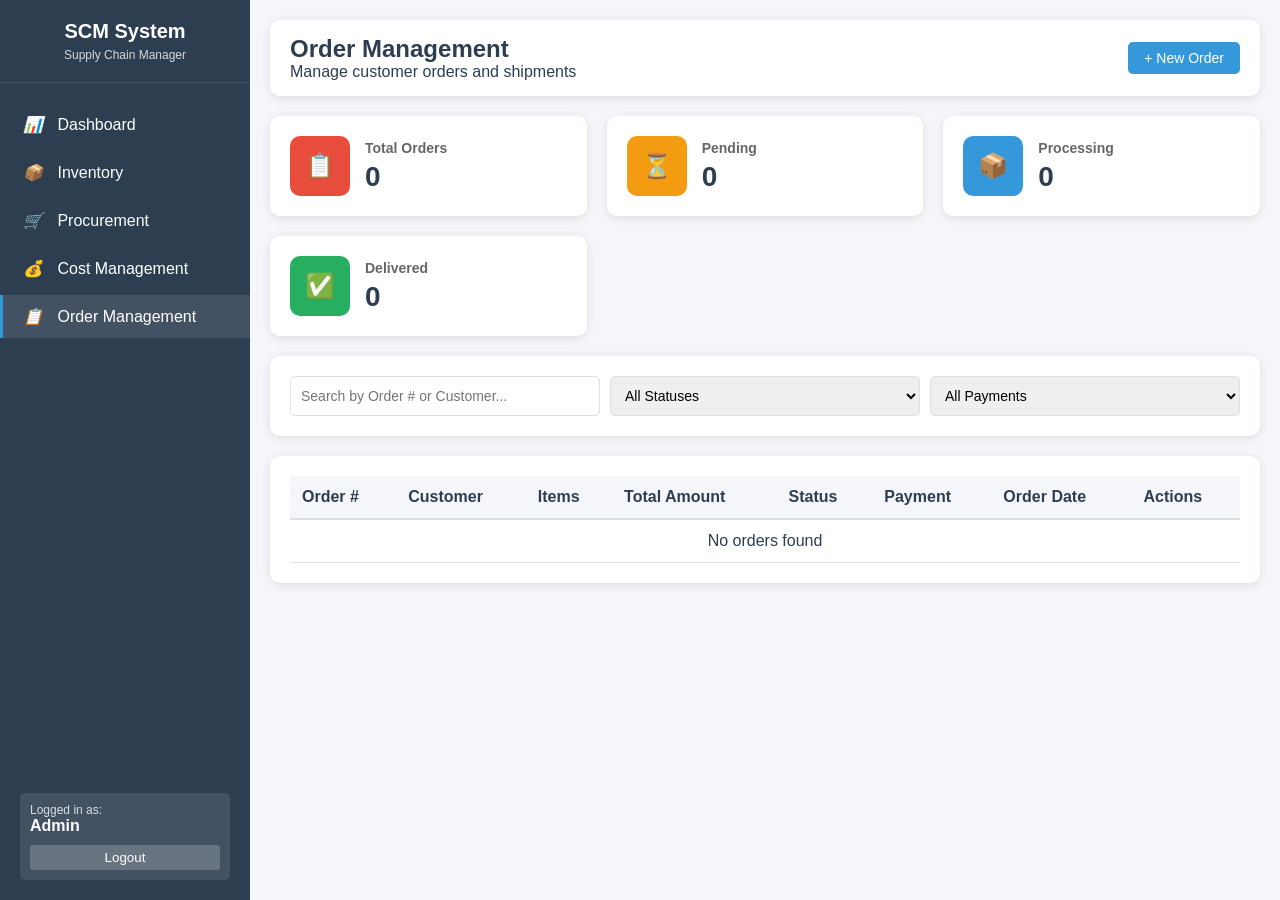
<file: pages/order-management.html>
<!DOCTYPE html>
<html lang="en">
<head>
    <meta charset="UTF-8">
    <meta name="viewport" content="width=device-width, initial-scale=1.0">
    <title>Order Management - Supply Chain Management System</title>
    <link rel="stylesheet" href="../css/style.css">
</head>
<body>
    <div class="container">
        <!-- Sidebar -->
        <div id="sidebar-container"></div>
        
        <!-- Main Content -->
        <div class="main-content">
            <!-- Header -->
            <div class="top-header">
                <div class="header-title">
                    <h2>Order Management</h2>
                    <p>Manage customer orders and shipments</p>
                </div>
                <div class="header-actions">
                    <button class="btn btn-primary" onclick="openAddOrderModal()">
                        + New Order
                    </button>
                </div>
            </div>
            
            <!-- Order Stats -->
            <div class="stats-grid">
                <div class="stat-card">
                    <div class="stat-icon orders">📋</div>
                    <div class="stat-details">
                        <h4>Total Orders</h4>
                        <p class="stat-number" id="total-orders">0</p>
                    </div>
                </div>
                <div class="stat-card">
                    <div class="stat-icon orders" style="background: #f39c12;">⏳</div>
                    <div class="stat-details">
                        <h4>Pending</h4>
                        <p class="stat-number" id="pending-orders">0</p>
                    </div>
                </div>
                <div class="stat-card">
                    <div class="stat-icon orders" style="background: #3498db;">📦</div>
                    <div class="stat-details">
                        <h4>Processing</h4>
                        <p class="stat-number" id="processing-orders">0</p>
                    </div>
                </div>
                <div class="stat-card">
                    <div class="stat-icon orders" style="background: #27ae60;">✅</div>
                    <div class="stat-details">
                        <h4>Delivered</h4>
                        <p class="stat-number" id="delivered-orders">0</p>
                    </div>
                </div>
            </div>
            
            <!-- Filters -->
            <div class="card">
                <div class="filter-group">
                    <input type="text" id="searchInput" class="form-control" 
                           placeholder="Search by Order # or Customer...">
                    <select id="statusFilter" class="form-control">
                        <option value="">All Statuses</option>
                        <option value="pending">Pending</option>
                        <option value="processing">Processing</option>
                        <option value="shipped">Shipped</option>
                        <option value="delivered">Delivered</option>
                        <option value="cancelled">Cancelled</option>
                    </select>
                    <select id="paymentFilter" class="form-control">
                        <option value="">All Payments</option>
                        <option value="paid">Paid</option>
                        <option value="pending">Pending</option>
                        <option value="failed">Failed</option>
                    </select>
                </div>
            </div>
            
            <!-- Orders Table -->
            <div class="card">
                <div class="table-container">
                    <table class="table">
                        <thead>
                            <tr>
                                <th>Order #</th>
                                <th>Customer</th>
                                <th>Items</th>
                                <th>Total Amount</th>
                                <th>Status</th>
                                <th>Payment</th>
                                <th>Order Date</th>
                                <th>Actions</th>
                            </tr>
                        </thead>
                        <tbody id="orders-tbody">
                            <!-- Populated by JavaScript -->
                        </tbody>
                    </table>
                </div>
            </div>
        </div>
    </div>
    
    <!-- Add Order Modal -->
    <div id="addOrderModal" class="modal">
        <div class="modal-content" style="width: 700px;">
            <div class="modal-header">
                <h2>Create New Order</h2>
                <button class="close-btn" onclick="closeModal('addOrderModal')">&times;</button>
            </div>
            <div class="modal-body">
                <form id="addOrderForm">
                    <div class="form-group">
                        <label>Customer Name</label>
                        <input type="text" id="order-customer" class="form-control" required>
                    </div>
                    
                    <div class="form-group">
                        <label>Shipping Address</label>
                        <textarea id="order-address" class="form-control" rows="2" required></textarea>
                    </div>
                    
                    <div style="margin: 20px 0;">
                        <h4>Order Items</h4>
                        <div id="order-items-container">
                            <!-- Dynamic items will be added here -->
                        </div>
                        <button type="button" class="btn btn-primary btn-sm" onclick="addOrderItemRow()">
                            + Add Item
                        </button>
                    </div>
                    
                    <div class="form-group">
                        <label>Payment Status</label>
                        <select id="order-paymentStatus" class="form-control" required>
                            <option value="pending">Pending</option>
                            <option value="paid">Paid</option>
                            <option value="failed">Failed</option>
                        </select>
                    </div>
                </form>
            </div>
            <div class="modal-footer">
                <button class="btn btn-primary" onclick="saveOrder()">Create Order</button>
                <button class="btn" onclick="closeModal('addOrderModal')">Cancel</button>
            </div>
        </div>
    </div>
    
    <!-- Update Order Status Modal -->
    <div id="updateStatusModal" class="modal">
        <div class="modal-content">
            <div class="modal-header">
                <h2>Update Order Status</h2>
                <button class="close-btn" onclick="closeModal('updateStatusModal')">&times;</button>
            </div>
            <div class="modal-body">
                <input type="hidden" id="update-order-id">
                <div class="form-group">
                    <label>New Status</label>
                    <select id="new-order-status" class="form-control">
                        <option value="pending">Pending</option>
                        <option value="processing">Processing</option>
                        <option value="shipped">Shipped</option>
                        <option value="delivered">Delivered</option>
                        <option value="cancelled">Cancelled</option>
                    </select>
                </div>
                
                <div class="form-group" id="tracking-group" style="display: none;">
                    <label>Tracking Number</label>
                    <input type="text" id="tracking-number" class="form-control">
                </div>
            </div>
            <div class="modal-footer">
                <button class="btn btn-primary" onclick="updateOrderStatus()">Update</button>
                <button class="btn" onclick="closeModal('updateStatusModal')">Cancel</button>
            </div>
        </div>
    </div>
    <!-- Order Details Modal -->
<div id="orderDetailsModal" class="modal">
    <div class="modal-content" style="width: 600px; max-width: 90%;">
        <div class="modal-header">
            <h2>Order Details</h2>
            <button class="close-btn" onclick="closeModal('orderDetailsModal')">&times;</button>
        </div>
        <div class="modal-body" id="order-details-content">
            <!-- Populated by JavaScript -->
        </div>
        <div class="modal-footer">
            <button class="btn btn-primary" onclick="closeModal('orderDetailsModal')">Close</button>
        </div>
    </div>
</div>

    <script src="../js/utils/storage.js"></script>
    <script src="../js/components/sidebar.js"></script>
    <script>
        let currentOrders = [];
        
        // Load sidebar
        fetch('../components/sidebar.html')
            .then(response => response.text())
            .then(data => {
                document.getElementById('sidebar-container').innerHTML = data;
            });
        
        // Load orders data
        function loadOrders() {
            currentOrders = Storage.getData('orders');
            renderOrdersTable(currentOrders);
            updateOrderStats();
        }
        
// Render orders table
function renderOrdersTable(orders) {
    const tbody = document.getElementById('orders-tbody');
    
    if (orders.length === 0) {
        tbody.innerHTML = '<tr><td colspan="8" style="text-align: center;">No orders found</td></tr>';
        return;
    }
    
    // Sort by date descending
    orders.sort((a, b) => new Date(b.orderDate) - new Date(a.orderDate));
    
    tbody.innerHTML = orders.map(order => {
        // Handle customer - could be string or object
        let customerName = '';
        if (typeof order.customer === 'object' && order.customer !== null) {
            customerName = order.customer.name || 'Unknown';
        } else {
            customerName = order.customer || 'Unknown';
        }
        
        // Handle items count
        const itemCount = order.items ? order.items.length : 0;
        
        // Handle total amount
        const totalAmount = order.totalAmount || order.subtotal || 0;
        
        return `
            <tr>
                <td>${order.orderNumber || 'N/A'}</td>
                <td>${customerName}</td>
                <td>${itemCount} item(s)</td>
                <td>$${totalAmount.toFixed(2)}</td>
                <td><span class="badge badge-${getStatusBadge(order.status)}">${order.status || 'pending'}</span></td>
                <td><span class="badge badge-${getPaymentBadge(order.paymentStatus)}">${order.paymentStatus || 'pending'}</span></td>
                <td>${order.orderDate || 'N/A'}</td>
                <td>
                    <button class="btn btn-info btn-sm" onclick="viewOrder(${order.id})">View</button>
                    <button class="btn btn-warning btn-sm" onclick="openUpdateStatus(${order.id}, '${order.status}')">Update</button>
                </td>
            </tr>
        `;
    }).join('');
}        
        // Update order stats
        function updateOrderStats() {
            const total = currentOrders.length;
            const pending = currentOrders.filter(o => o.status === 'pending').length;
            const processing = currentOrders.filter(o => o.status === 'processing').length;
            const delivered = currentOrders.filter(o => o.status === 'delivered').length;
            
            document.getElementById('total-orders').textContent = total;
            document.getElementById('pending-orders').textContent = pending;
            document.getElementById('processing-orders').textContent = processing;
            document.getElementById('delivered-orders').textContent = delivered;
        }
        
        // Add item row to order form
        function addOrderItemRow() {
            const container = document.getElementById('order-items-container');
            const inventory = Storage.getData('inventory');
            
            const row = document.createElement('div');
            row.className = 'item-row';
            row.style.display = 'flex';
            row.style.gap = '10px';
            row.style.marginBottom = '10px';
            row.innerHTML = `
                <select class="form-control item-sku" style="flex: 2;" onchange="updateOrderItemPrice(this)">
                    <option value="">Select Item</option>
                    ${inventory.map(item => `<option value="${item.sku}" data-price="${item.price}" data-name="${item.name}">${item.sku} - ${item.name} (Stock: ${item.quantity})</option>`).join('')}
                </select>
                <input type="number" class="form-control item-quantity" placeholder="Qty" style="flex: 1;" min="1" value="1" onchange="validateStock(this)">
                <input type="number" class="form-control item-price" placeholder="Price" style="flex: 1;" step="0.01" readonly>
                <button type="button" class="btn btn-danger btn-sm" onclick="this.parentElement.remove()">×</button>
            `;
            container.appendChild(row);
        }
        
        // Update item price when SKU is selected
        window.updateOrderItemPrice = function(select) {
            const selected = select.options[select.selectedIndex];
            const price = selected.dataset.price;
            const priceInput = select.parentElement.querySelector('.item-price');
            if (price) {
                priceInput.value = price;
            }
        };
        
        // Validate stock availability
        window.validateStock = function(input) {
            const row = input.closest('.item-row');
            const skuSelect = row.querySelector('.item-sku');
            const selected = skuSelect.options[skuSelect.selectedIndex];
            const stock = selected.text.match(/Stock: (\d+)/);
            
            if (stock && parseInt(input.value) > parseInt(stock[1])) {
                alert('Insufficient stock! Available: ' + stock[1]);
                input.value = stock[1];
            }
        };
        
        // Save new order
        function saveOrder() {
            const customer = document.getElementById('order-customer').value;
            const address = document.getElementById('order-address').value;
            const paymentStatus = document.getElementById('order-paymentStatus').value;
            
            // Get items
            const items = [];
            const itemRows = document.querySelectorAll('#order-items-container .item-row');
            let totalAmount = 0;
            
            itemRows.forEach(row => {
                const skuSelect = row.querySelector('.item-sku');
                const sku = skuSelect.value;
                const quantity = parseInt(row.querySelector('.item-quantity').value);
                const price = parseFloat(row.querySelector('.item-price').value);
                const selectedOption = skuSelect.options[skuSelect.selectedIndex];
                const name = selectedOption ? selectedOption.dataset.name : '';
                
                if (sku && quantity && price) {
                    items.push({
                        sku: sku,
                        name: name,
                        quantity: quantity,
                        price: price
                    });
                    
                    totalAmount += quantity * price;
                    
                    // Update inventory
                    const inventory = Storage.getData('inventory');
                    const inventoryItem = inventory.find(i => i.sku === sku);
                    if (inventoryItem) {
                        inventoryItem.quantity -= quantity;
                        Storage.updateItem('inventory', inventoryItem.id, inventoryItem);
                    }
                }
            });
            
            if (items.length === 0) {
                alert('Please add at least one item');
                return;
            }
            
            const newOrder = {
                orderNumber: 'ORD-' + Date.now(),
                customer: customer,
                items: items,
                totalAmount: totalAmount,
                status: 'pending',
                paymentStatus: paymentStatus,
                orderDate: new Date().toISOString().split('T')[0],
                shippingAddress: address
            };
            
            Storage.addItem('orders', newOrder);
            
            // Add revenue to costs (negative amount for revenue)
            if (paymentStatus === 'paid') {
                const revenue = {
                    category: 'Revenue',
                    amount: -totalAmount,
                    date: new Date().toISOString().split('T')[0],
                    description: `Order ${newOrder.orderNumber}`,
                    supplier: customer
                };
                Storage.addItem('costs', revenue);
            }
            
            closeModal('addOrderModal');
            loadOrders();
            
            // Reset form
            document.getElementById('addOrderForm').reset();
            document.getElementById('order-items-container').innerHTML = '';
        }
        
// View order details in modal
function viewOrder(id) {
    const order = Storage.getItemById('orders', id);
    if (!order) return;
    
    // Format customer info
    let customerHtml = '';
    if (typeof order.customer === 'object' && order.customer !== null) {
        customerHtml = `
            <div style="margin-bottom: 15px;">
                <h4>Customer Information</h4>
                <p><strong>Name:</strong> ${order.customer.name || 'N/A'}</p>
                <p><strong>Email:</strong> ${order.customer.email || 'N/A'}</p>
                <p><strong>Phone:</strong> ${order.customer.phone || 'N/A'}</p>
            </div>
        `;
    } else {
        customerHtml = `
            <div style="margin-bottom: 15px;">
                <h4>Customer Information</h4>
                <p><strong>Name:</strong> ${order.customer || 'N/A'}</p>
            </div>
        `;
    }
    
    // Format shipping address
    let addressHtml = '';
    if (typeof order.shippingAddress === 'object' && order.shippingAddress !== null) {
        const addr = order.shippingAddress;
        addressHtml = `
            <p>${addr.street || ''}<br>
            ${addr.city || ''}, ${addr.state || ''} ${addr.zipCode || ''}<br>
            ${addr.country || ''}</p>
        `;
    } else {
        addressHtml = `<p>${order.shippingAddress || 'N/A'}</p>`;
    }
    
    // Calculate totals if not present
    const subtotal = order.subtotal || order.items.reduce((sum, item) => sum + (item.price * item.quantity), 0);
    const tax = order.tax || subtotal * 0.1; // Assume 10% tax if not specified
    const shipping = order.shippingCost || 25; // Assume $25 shipping if not specified
    const total = order.totalAmount || (subtotal + tax + shipping);
    
    // Generate items HTML
    const itemsHtml = order.items.map(item => `
        <tr>
            <td>${item.name || item.sku}</td>
            <td>${item.quantity}</td>
            <td>$${item.price.toFixed(2)}</td>
            <td>$${(item.quantity * item.price).toFixed(2)}</td>
        </tr>
    `).join('');
    
    const modalContent = document.getElementById('order-details-content');
    modalContent.innerHTML = `
        <div style="border-bottom: 1px solid #eee; padding-bottom: 15px; margin-bottom: 15px;">
            <h3>Order #${order.orderNumber}</h3>
            <p><strong>Date:</strong> ${order.orderDate || 'N/A'}</p>
            <p>
                <strong>Status:</strong> 
                <span class="badge badge-${getStatusBadge(order.status)}">${order.status || 'pending'}</span>
                &nbsp;&nbsp;
                <strong>Payment:</strong>
                <span class="badge badge-${getPaymentBadge(order.paymentStatus)}">${order.paymentStatus || 'pending'}</span>
            </p>
        </div>
        
        ${customerHtml}
        
        <div style="margin-bottom: 15px;">
            <h4>Shipping Address</h4>
            ${addressHtml}
        </div>
        
        <div style="margin-bottom: 15px;">
            <h4>Order Items</h4>
            <table class="table" style="font-size: 13px;">
                <thead>
                    <tr>
                        <th>Item</th>
                        <th>Qty</th>
                        <th>Price</th>
                        <th>Total</th>
                    </tr>
                </thead>
                <tbody>
                    ${itemsHtml}
                </tbody>
                <tfoot>
                    <tr>
                        <td colspan="3" style="text-align: right;"><strong>Subtotal:</strong></td>
                        <td>$${subtotal.toFixed(2)}</td>
                    </tr>
                    <tr>
                        <td colspan="3" style="text-align: right;"><strong>Tax:</strong></td>
                        <td>$${tax.toFixed(2)}</td>
                    </tr>
                    <tr>
                        <td colspan="3" style="text-align: right;"><strong>Shipping:</strong></td>
                        <td>$${shipping.toFixed(2)}</td>
                    </tr>
                    <tr>
                        <td colspan="3" style="text-align: right;"><strong>Total:</strong></td>
                        <td><strong>$${total.toFixed(2)}</strong></td>
                    </tr>
                </tfoot>
            </table>
        </div>
        
        ${order.trackingNumber ? `
            <div style="margin-bottom: 15px;">
                <h4>Tracking Information</h4>
                <p><strong>Tracking Number:</strong> ${order.trackingNumber}</p>
                ${order.estimatedDelivery ? `<p><strong>Estimated Delivery:</strong> ${order.estimatedDelivery}</p>` : ''}
                ${order.deliveryDate ? `<p><strong>Delivered:</strong> ${order.deliveryDate}</p>` : ''}
            </div>
        ` : ''}
        
        ${order.notes ? `
            <div>
                <h4>Notes</h4>
                <p>${order.notes}</p>
            </div>
        ` : ''}
    `;
    
    document.getElementById('orderDetailsModal').style.display = 'block';
}        
        // Open update status modal
        function openUpdateStatus(id, currentStatus) {
            document.getElementById('update-order-id').value = id;
            document.getElementById('new-order-status').value = currentStatus;
            
            // Show tracking field for shipped status
            document.getElementById('tracking-group').style.display = 
                currentStatus === 'shipped' ? 'block' : 'none';
            
            document.getElementById('updateStatusModal').style.display = 'block';
        }
        
        // Update order status
        function updateOrderStatus() {
            const id = parseInt(document.getElementById('update-order-id').value);
            const newStatus = document.getElementById('new-order-status').value;
            const tracking = document.getElementById('tracking-number').value;
            
            const order = Storage.getItemById('orders', id);
            if (order) {
                order.status = newStatus;
                if (newStatus === 'shipped' && tracking) {
                    order.trackingNumber = tracking;
                }
                
                Storage.updateItem('orders', id, order);
                closeModal('updateStatusModal');
                loadOrders();
            }
        }
        
        function getStatusBadge(status) {
            const badges = {
                'pending': 'warning',
                'processing': 'info',
                'shipped': 'primary',
                'delivered': 'success',
                'cancelled': 'danger'
            };
            return badges[status] || 'secondary';
        }
        
        function getPaymentBadge(status) {
            const badges = {
                'paid': 'success',
                'pending': 'warning',
                'failed': 'danger'
            };
            return badges[status] || 'secondary';
        }
        
        // Filter orders
        function filterOrders() {
            const searchTerm = document.getElementById('searchInput').value.toLowerCase();
            const status = document.getElementById('statusFilter').value;
            const payment = document.getElementById('paymentFilter').value;
            
            let filtered = currentOrders;
            
            if (searchTerm) {
                filtered = filtered.filter(order => 
                    order.orderNumber.toLowerCase().includes(searchTerm) ||
                    order.customer.toLowerCase().includes(searchTerm)
                );
            }
            
            if (status) {
                filtered = filtered.filter(order => order.status === status);
            }
            
            if (payment) {
                filtered = filtered.filter(order => order.paymentStatus === payment);
            }
            
            renderOrdersTable(filtered);
        }
        
        // Modal functions
        function openAddOrderModal() {
            document.getElementById('addOrderModal').style.display = 'block';
        }
        
        function closeModal(modalId) {
            document.getElementById(modalId).style.display = 'none';
        }
        
        // Event listeners
        document.getElementById('searchInput').addEventListener('input', filterOrders);
        document.getElementById('statusFilter').addEventListener('change', filterOrders);
        document.getElementById('paymentFilter').addEventListener('change', filterOrders);
        
        // Show/hide tracking field based on status selection
        document.getElementById('new-order-status').addEventListener('change', function() {
            document.getElementById('tracking-group').style.display = 
                this.value === 'shipped' ? 'block' : 'none';
        });
        
        // Initialize
        document.addEventListener('DOMContentLoaded', loadOrders);
    </script>
</body>
</html>
</file>
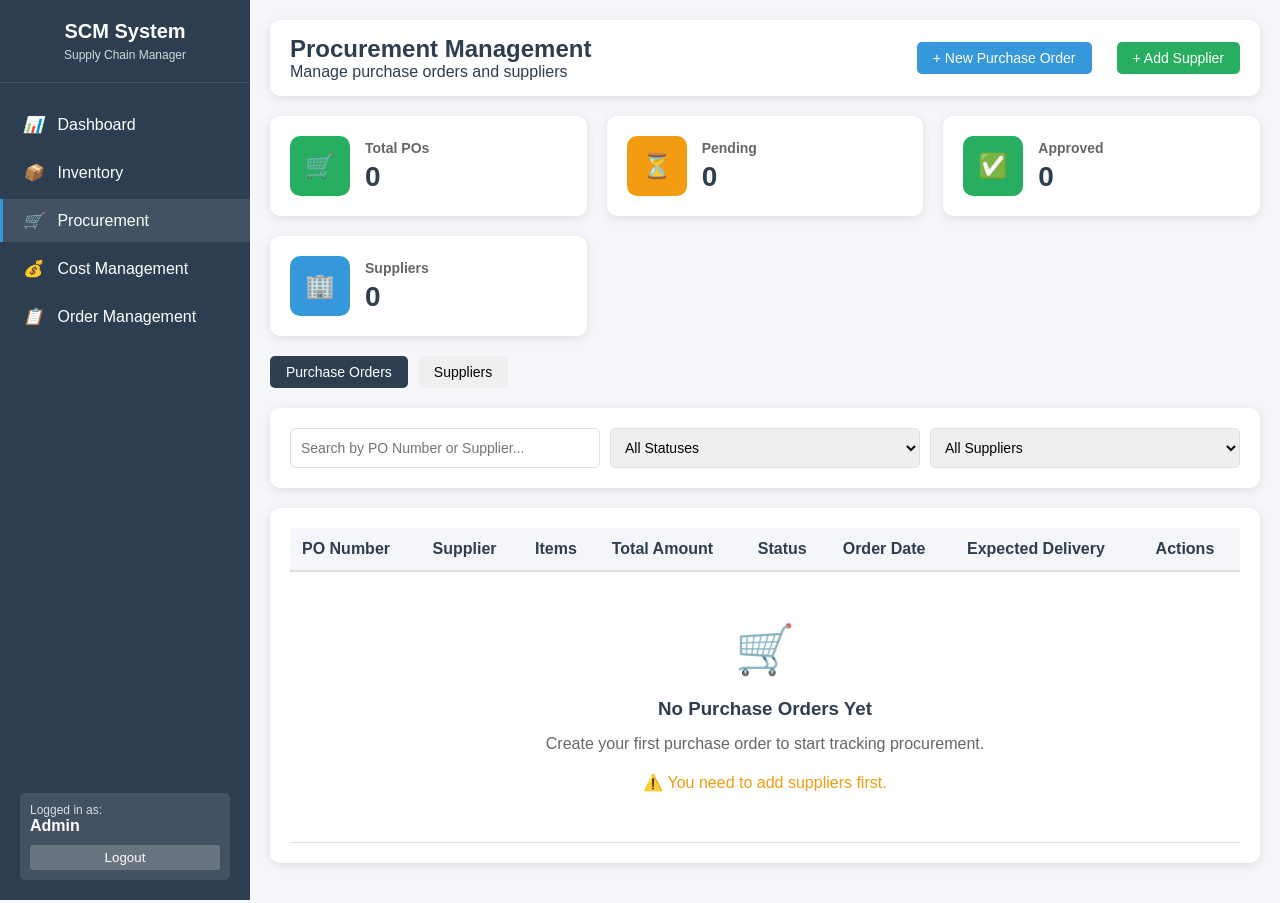
<file: pages/procurement.html>
<!DOCTYPE html>
<html lang="en">
<head>
    <meta charset="UTF-8">
    <meta name="viewport" content="width=device-width, initial-scale=1.0">
    <title>Procurement Management - Supply Chain Management System</title>
    <link rel="stylesheet" href="../css/style.css">
</head>
<body>
    <div class="container">
        <!-- Sidebar -->
        <div id="sidebar-container"></div>
        
        <!-- Main Content -->
        <div class="main-content">
            <!-- Header -->
            <div class="top-header">
                <div class="header-title">
                    <h2>Procurement Management</h2>
                    <p>Manage purchase orders and suppliers</p>
                </div>
                <div class="header-actions">
                    <button class="btn btn-primary" onclick="openAddPOModal()">
                        + New Purchase Order
                    </button>
                    <button class="btn btn-success" onclick="openAddSupplierModal()" style="margin-left: 10px;">
                        + Add Supplier
                    </button>
                </div>
            </div>
            
            <!-- Stats Cards -->
            <div class="stats-grid">
                <div class="stat-card">
                    <div class="stat-icon procurement">🛒</div>
                    <div class="stat-details">
                        <h4>Total POs</h4>
                        <p class="stat-number" id="total-pos">0</p>
                    </div>
                </div>
                <div class="stat-card">
                    <div class="stat-icon procurement" style="background: #f39c12;">⏳</div>
                    <div class="stat-details">
                        <h4>Pending</h4>
                        <p class="stat-number" id="pending-pos">0</p>
                    </div>
                </div>
                <div class="stat-card">
                    <div class="stat-icon procurement" style="background: #27ae60;">✅</div>
                    <div class="stat-details">
                        <h4>Approved</h4>
                        <p class="stat-number" id="approved-pos">0</p>
                    </div>
                </div>
                <div class="stat-card">
                    <div class="stat-icon procurement" style="background: #3498db;">🏢</div>
                    <div class="stat-details">
                        <h4>Suppliers</h4>
                        <p class="stat-number" id="total-suppliers">0</p>
                    </div>
                </div>
            </div>
            
            <!-- Tabs -->
            <div style="display: flex; gap: 10px; margin-bottom: 20px;">
                <button class="btn" id="tab-pos" onclick="showTab('pos')" style="background: var(--primary-color); color: white;">Purchase Orders</button>
                <button class="btn" id="tab-suppliers" onclick="showTab('suppliers')">Suppliers</button>
            </div>
            
            <!-- Purchase Orders Section -->
            <div id="pos-section">
                <!-- Filters -->
                <div class="card">
                    <div class="filter-group">
                        <input type="text" id="searchInput" class="form-control" 
                               placeholder="Search by PO Number or Supplier...">
                        <select id="statusFilter" class="form-control">
                            <option value="">All Statuses</option>
                            <option value="pending">Pending</option>
                            <option value="approved">Approved</option>
                            <option value="delivered">Delivered</option>
                            <option value="cancelled">Cancelled</option>
                        </select>
                        <select id="supplierFilter" class="form-control">
                            <option value="">All Suppliers</option>
                            <!-- Populated by JavaScript -->
                        </select>
                    </div>
                </div>
                
                <!-- Procurement Table -->
                <div class="card">
                    <div class="table-container">
                        <table class="table">
                            <thead>
                                <tr>
                                    <th>PO Number</th>
                                    <th>Supplier</th>
                                    <th>Items</th>
                                    <th>Total Amount</th>
                                    <th>Status</th>
                                    <th>Order Date</th>
                                    <th>Expected Delivery</th>
                                    <th>Actions</th>
                                </tr>
                            </thead>
                            <tbody id="procurement-tbody">
                                <!-- Populated by JavaScript -->
                            </tbody>
                        </table>
                    </div>
                </div>
            </div>
            
            <!-- Suppliers Section (Hidden by default) -->
            <div id="suppliers-section" style="display: none;">
                <!-- Suppliers Table -->
                <div class="card">
                    <div class="card-header">
                        <h3>Supplier List</h3>
                        <button class="btn btn-success btn-sm" onclick="openAddSupplierModal()">
                            + Add Supplier
                        </button>
                    </div>
                    <div class="table-container">
                        <table class="table">
                            <thead>
                                <tr>
                                    <th>Name</th>
                                    <th>Contact</th>
                                    <th>Email</th>
                                    <th>Phone</th>
                                    <th>Category</th>
                                    <th>Payment Terms</th>
                                    <th>Actions</th>
                                </tr>
                            </thead>
                            <tbody id="suppliers-tbody">
                                <!-- Populated by JavaScript -->
                            </tbody>
                        </table>
                    </div>
                </div>
            </div>
        </div>
    </div>
    
    <!-- Add PO Modal -->
    <div id="addPOModal" class="modal">
        <div class="modal-content" style="width: 700px;">
            <div class="modal-header">
                <h2>Create Purchase Order</h2>
                <button class="close-btn" onclick="closeModal('addPOModal')">&times;</button>
            </div>
            <div class="modal-body">
                <form id="addPOForm">
                    <div class="form-group">
                        <label>Supplier *</label>
                        <select id="po-supplier" class="form-control" required>
                            <option value="">Select Supplier</option>
                            <!-- Populated by JavaScript -->
                        </select>
                        <small><a href="#" onclick="openAddSupplierModal(); return false;">+ Add New Supplier</a></small>
                    </div>
                    
                    <div class="form-group">
                        <label>Payment Terms</label>
                        <select id="po-paymentTerms" class="form-control" required>
                            <option value="Net 15">Net 15</option>
                            <option value="Net 30">Net 30</option>
                            <option value="Net 45">Net 45</option>
                            <option value="Due on Receipt">Due on Receipt</option>
                        </select>
                    </div>
                    
                    <div style="margin: 20px 0;">
                        <h4>Order Items</h4>
                        <div id="items-container">
                            <!-- Dynamic items will be added here -->
                        </div>
                        <button type="button" class="btn btn-primary btn-sm" onclick="addItemRow()">
                            + Add Item
                        </button>
                    </div>
                    
                    <div class="form-group">
                        <label>Expected Delivery Date</label>
                        <input type="date" id="po-expectedDelivery" class="form-control" required>
                    </div>
                    
                    <div class="form-group">
                        <label>Notes</label>
                        <textarea id="po-notes" class="form-control" rows="3"></textarea>
                    </div>
                </form>
            </div>
            <div class="modal-footer">
                <button class="btn btn-primary" onclick="savePO()">Create Purchase Order</button>
                <button class="btn" onclick="closeModal('addPOModal')">Cancel</button>
            </div>
        </div>
    </div>
    
    <!-- Add Supplier Modal -->
    <div id="addSupplierModal" class="modal">
        <div class="modal-content" style="width: 500px;">
            <div class="modal-header">
                <h2>Add New Supplier</h2>
                <button class="close-btn" onclick="closeModal('addSupplierModal')">&times;</button>
            </div>
            <div class="modal-body">
                <form id="addSupplierForm">
                    <div class="form-group">
                        <label>Company Name *</label>
                        <input type="text" id="supplier-name" class="form-control" required>
                    </div>
                    
                    <div class="form-group">
                        <label>Contact Person</label>
                        <input type="text" id="supplier-contact" class="form-control">
                    </div>
                    
                    <div class="form-group">
                        <label>Email *</label>
                        <input type="email" id="supplier-email" class="form-control" required>
                    </div>
                    
                    <div class="form-group">
                        <label>Phone *</label>
                        <input type="text" id="supplier-phone" class="form-control" required>
                    </div>
                    
                    <div class="form-group">
                        <label>Category</label>
                        <select id="supplier-category" class="form-control">
                            <option value="Electronics">Electronics</option>
                            <option value="Furniture">Furniture</option>
                            <option value="Office Supplies">Office Supplies</option>
                            <option value="Logistics">Logistics</option>
                            <option value="Raw Materials">Raw Materials</option>
                            <option value="Packaging">Packaging</option>
                            <option value="Other">Other</option>
                        </select>
                    </div>
                    
                    <div class="form-group">
                        <label>Payment Terms</label>
                        <select id="supplier-paymentTerms" class="form-control">
                            <option value="Net 15">Net 15</option>
                            <option value="Net 30">Net 30</option>
                            <option value="Net 45">Net 45</option>
                            <option value="Due on Receipt">Due on Receipt</option>
                        </select>
                    </div>
                    
                    <div class="form-group">
                        <label>Address</label>
                        <textarea id="supplier-address" class="form-control" rows="2"></textarea>
                    </div>
                    
                    <div class="form-group">
                        <label>Notes</label>
                        <textarea id="supplier-notes" class="form-control" rows="2"></textarea>
                    </div>
                </form>
            </div>
            <div class="modal-footer">
                <button class="btn btn-success" onclick="saveSupplier()">Add Supplier</button>
                <button class="btn" onclick="closeModal('addSupplierModal')">Cancel</button>
            </div>
        </div>
    </div>
    
    <!-- Edit Supplier Modal -->
    <div id="editSupplierModal" class="modal">
        <div class="modal-content" style="width: 500px;">
            <div class="modal-header">
                <h2>Edit Supplier</h2>
                <button class="close-btn" onclick="closeModal('editSupplierModal')">&times;</button>
            </div>
            <div class="modal-body">
                <form id="editSupplierForm">
                    <input type="hidden" id="edit-supplier-id">
                    
                    <div class="form-group">
                        <label>Company Name *</label>
                        <input type="text" id="edit-supplier-name" class="form-control" required>
                    </div>
                    
                    <div class="form-group">
                        <label>Contact Person</label>
                        <input type="text" id="edit-supplier-contact" class="form-control">
                    </div>
                    
                    <div class="form-group">
                        <label>Email *</label>
                        <input type="email" id="edit-supplier-email" class="form-control" required>
                    </div>
                    
                    <div class="form-group">
                        <label>Phone *</label>
                        <input type="text" id="edit-supplier-phone" class="form-control" required>
                    </div>
                    
                    <div class="form-group">
                        <label>Category</label>
                        <select id="edit-supplier-category" class="form-control">
                            <option value="Electronics">Electronics</option>
                            <option value="Furniture">Furniture</option>
                            <option value="Office Supplies">Office Supplies</option>
                            <option value="Logistics">Logistics</option>
                            <option value="Raw Materials">Raw Materials</option>
                            <option value="Packaging">Packaging</option>
                            <option value="Other">Other</option>
                        </select>
                    </div>
                    
                    <div class="form-group">
                        <label>Payment Terms</label>
                        <select id="edit-supplier-paymentTerms" class="form-control">
                            <option value="Net 15">Net 15</option>
                            <option value="Net 30">Net 30</option>
                            <option value="Net 45">Net 45</option>
                            <option value="Due on Receipt">Due on Receipt</option>
                        </select>
                    </div>
                    
                    <div class="form-group">
                        <label>Address</label>
                        <textarea id="edit-supplier-address" class="form-control" rows="2"></textarea>
                    </div>
                    
                    <div class="form-group">
                        <label>Notes</label>
                        <textarea id="edit-supplier-notes" class="form-control" rows="2"></textarea>
                    </div>
                </form>
            </div>
            <div class="modal-footer">
                <button class="btn btn-primary" onclick="updateSupplier()">Update Supplier</button>
                <button class="btn" onclick="closeModal('editSupplierModal')">Cancel</button>
            </div>
        </div>
    </div>
    
    <!-- View PO Modal -->
    <div id="viewPOModal" class="modal">
        <div class="modal-content" style="width: 600px;">
            <div class="modal-header">
                <h2>Purchase Order Details</h2>
                <button class="close-btn" onclick="closeModal('viewPOModal')">&times;</button>
            </div>
            <div class="modal-body" id="po-details-content">
                <!-- Populated by JavaScript -->
            </div>
            <div class="modal-footer">
                <button class="btn btn-success" onclick="updatePOStatus('approved')">Approve</button>
                <button class="btn btn-danger" onclick="updatePOStatus('cancelled')">Cancel</button>
                <button class="btn" onclick="closeModal('viewPOModal')">Close</button>
            </div>
        </div>
    </div>
    
    <script src="../js/utils/storage.js"></script>
    <script src="../js/components/sidebar.js"></script>
    <script>
        // Global variables
        let currentProcurement = [];
        let currentSuppliers = [];
        let currentPOId = null;
        let currentTab = 'pos';
        
        // Load sidebar
        fetch('../components/sidebar.html')
            .then(response => response.text())
            .then(data => {
                document.getElementById('sidebar-container').innerHTML = data;
            });
        
        // Initialize
        function init() {
            loadProcurement();
            loadSuppliers();
            showTab(currentTab);
        }
        
        // Tab switching
        function showTab(tab) {
            currentTab = tab;
            
            // Update button styles
            document.getElementById('tab-pos').style.background = tab === 'pos' ? 'var(--primary-color)' : '';
            document.getElementById('tab-pos').style.color = tab === 'pos' ? 'white' : '';
            document.getElementById('tab-suppliers').style.background = tab === 'suppliers' ? 'var(--primary-color)' : '';
            document.getElementById('tab-suppliers').style.color = tab === 'suppliers' ? 'white' : '';
            
            // Show/hide sections
            document.getElementById('pos-section').style.display = tab === 'pos' ? 'block' : 'none';
            document.getElementById('suppliers-section').style.display = tab === 'suppliers' ? 'block' : 'none';
        }
        
        // Load procurement data
        function loadProcurement() {
            currentProcurement = Storage.getData('procurement');
            renderProcurementTable(currentProcurement);
            updateStats();
        }
        
        // Load suppliers
        function loadSuppliers() {
            currentSuppliers = Storage.getData('suppliers');
            renderSuppliersTable();
            updateSupplierStats();
            loadSupplierDropdowns();
        }
        
        // Load supplier dropdowns in filters and forms
        function loadSupplierDropdowns() {
            // PO Modal dropdown
            const poSelect = document.getElementById('po-supplier');
            if (poSelect) {
                poSelect.innerHTML = '<option value="">Select Supplier</option>';
                if (currentSuppliers.length > 0) {
                    currentSuppliers.forEach(supplier => {
                        poSelect.innerHTML += `<option value="${supplier.name}">${supplier.name}</option>`;
                    });
                }
            }
            
            // Filter dropdown
            const filterSelect = document.getElementById('supplierFilter');
            if (filterSelect) {
                filterSelect.innerHTML = '<option value="">All Suppliers</option>';
                if (currentSuppliers.length > 0) {
                    currentSuppliers.forEach(supplier => {
                        filterSelect.innerHTML += `<option value="${supplier.name}">${supplier.name}</option>`;
                    });
                }
            }
        }
        
        // Render suppliers table
        function renderSuppliersTable() {
            const tbody = document.getElementById('suppliers-tbody');
            
            if (!currentSuppliers || currentSuppliers.length === 0) {
                tbody.innerHTML = `
                    <tr>
                        <td colspan="7" style="text-align: center; padding: 50px;">
                            <div style="font-size: 48px; margin-bottom: 20px;">🏢</div>
                            <h3 style="margin-bottom: 15px;">No Suppliers Yet</h3>
                            <p style="color: #666; margin-bottom: 20px;">Add your first supplier to start creating purchase orders.</p>
                            <button class="btn btn-success" onclick="openAddSupplierModal()">
                                + Add Your First Supplier
                            </button>
                        </td>
                    </tr>
                `;
                return;
            }
            
            tbody.innerHTML = currentSuppliers.map(supplier => `
                <tr>
                    <td><strong>${supplier.name}</strong></td>
                    <td>${supplier.contact || 'N/A'}</td>
                    <td>${supplier.email || 'N/A'}</td>
                    <td>${supplier.phone || 'N/A'}</td>
                    <td><span class="badge badge-info">${supplier.category || 'Other'}</span></td>
                    <td>${supplier.paymentTerms || 'Net 30'}</td>
                    <td>
                        <button class="btn btn-primary btn-sm" onclick="editSupplier(${supplier.id})">Edit</button>
                        <button class="btn btn-danger btn-sm" onclick="deleteSupplier(${supplier.id})">Delete</button>
                    </td>
                </tr>
            `).join('');
        }
        
        // Render procurement table
        function renderProcurementTable(items) {
            const tbody = document.getElementById('procurement-tbody');
            
            if (!items || items.length === 0) {
                tbody.innerHTML = `
                    <tr>
                        <td colspan="8" style="text-align: center; padding: 50px;">
                            <div style="font-size: 48px; margin-bottom: 20px;">🛒</div>
                            <h3 style="margin-bottom: 15px;">No Purchase Orders Yet</h3>
                            <p style="color: #666; margin-bottom: 20px;">Create your first purchase order to start tracking procurement.</p>
                            ${currentSuppliers.length > 0 ? 
                                '<button class="btn btn-primary" onclick="openAddPOModal()">+ Create First PO</button>' :
                                '<p style="color: #f39c12;">⚠️ You need to add suppliers first.</p>'
                            }
                        </td>
                    </tr>
                `;
                return;
            }
            
            tbody.innerHTML = items.map(po => `
                <tr>
                    <td>${po.poNumber || 'N/A'}</td>
                    <td>${po.supplier || 'N/A'}</td>
                    <td>${po.items ? po.items.length : 0} item(s)</td>
                    <td>$${(po.totalAmount || 0).toFixed(2)}</td>
                    <td><span class="badge badge-${getStatusBadge(po.status)}">${po.status || 'pending'}</span></td>
                    <td>${po.orderDate || 'N/A'}</td>
                    <td>${po.expectedDelivery || 'N/A'}</td>
                    <td>
                        <button class="btn btn-info btn-sm" onclick="viewPO(${po.id})">View</button>
                        ${po.status === 'pending' ? 
                            `<button class="btn btn-success btn-sm" onclick="updatePOStatus(${po.id}, 'approved')">Approve</button>` : ''}
                    </td>
                </tr>
            `).join('');
        }
        
        // Update stats
        function updateStats() {
            const total = currentProcurement.length;
            const pending = currentProcurement.filter(p => p.status === 'pending').length;
            const approved = currentProcurement.filter(p => p.status === 'approved').length;
            const totalValue = currentProcurement.reduce((sum, p) => sum + (p.totalAmount || 0), 0);
            
            document.getElementById('total-pos').textContent = total;
            document.getElementById('pending-pos').textContent = pending;
            document.getElementById('approved-pos').textContent = approved;
        }
        
        // Update supplier stats
        function updateSupplierStats() {
            document.getElementById('total-suppliers').textContent = currentSuppliers.length;
        }
        
        // Add item row to PO form
        let itemCount = 0;
        function addItemRow() {
            const container = document.getElementById('items-container');
            const inventory = Storage.getData('inventory');
            
            if (inventory.length === 0) {
                alert('Please add inventory items first before creating a purchase order.');
                return;
            }
            
            const row = document.createElement('div');
            row.className = 'item-row';
            row.style.display = 'flex';
            row.style.gap = '10px';
            row.style.marginBottom = '10px';
            row.innerHTML = `
                <select class="form-control item-sku" style="flex: 2;" onchange="updateItemPrice(this)">
                    <option value="">Select Item</option>
                    ${inventory.map(item => `<option value="${item.sku}" data-price="${item.price || 0}" data-name="${item.name}">${item.sku} - ${item.name}</option>`).join('')}
                </select>
                <input type="number" class="form-control item-quantity" placeholder="Qty" style="flex: 1;" min="1" value="1">
                <input type="number" class="form-control item-price" placeholder="Price" style="flex: 1;" step="0.01" readonly>
                <button type="button" class="btn btn-danger btn-sm" onclick="this.parentElement.remove()">×</button>
            `;
            container.appendChild(row);
            itemCount++;
        }
        
        // Update item price when SKU is selected
        window.updateItemPrice = function(select) {
            const selected = select.options[select.selectedIndex];
            const price = selected.dataset.price;
            const priceInput = select.parentElement.querySelector('.item-price');
            if (price) {
                priceInput.value = price;
            }
        };
        
        // Save purchase order
// Save purchase order
function savePO() {
    const supplier = document.getElementById('po-supplier').value;
    const paymentTerms = document.getElementById('po-paymentTerms').value;
    const expectedDelivery = document.getElementById('po-expectedDelivery').value;
    const notes = document.getElementById('po-notes').value;
    
    if (!supplier) {
        alert('Please select a supplier');
        return;
    }
    
    // Get items
    const items = [];
    const itemRows = document.querySelectorAll('.item-row');
    let totalAmount = 0;
    
    if (itemRows.length === 0) {
        alert('Please add at least one item');
        return;
    }
    
    itemRows.forEach(row => {
        const skuSelect = row.querySelector('.item-sku');
        const sku = skuSelect.value;
        const quantity = parseInt(row.querySelector('.item-quantity').value);
        const price = parseFloat(row.querySelector('.item-price').value);
        const selectedOption = skuSelect.options[skuSelect.selectedIndex];
        const name = selectedOption ? selectedOption.dataset.name : '';
        
        if (sku && quantity && price) {
            items.push({
                sku: sku,
                name: name,
                quantity: quantity,
                unitPrice: price
            });
            
            totalAmount += quantity * price;
        }
    });
    
    if (items.length === 0) {
        alert('Please fill in all item details');
        return;
    }
    
    const newPO = {
        poNumber: 'PO-' + Date.now(),
        supplier: supplier,
        items: items,
        totalAmount: totalAmount,
        status: 'pending',
        orderDate: new Date().toISOString().split('T')[0],
        expectedDelivery: expectedDelivery,
        paymentTerms: paymentTerms,
        notes: notes
    };
    
    // Add purchase order WITHOUT notification
    Storage.addItem('procurement', newPO, false);
    
    // Add cost entry WITHOUT notification
    const costEntry = {
        category: 'Procurement',
        amount: totalAmount,
        date: new Date().toISOString().split('T')[0],
        description: `Purchase Order ${newPO.poNumber}`,
        supplier: supplier
    };
    Storage.addItem('costs', costEntry, false);
    
    closeModal('addPOModal');
    loadProcurement();
    
    // Reset form
    document.getElementById('addPOForm').reset();
    document.getElementById('items-container').innerHTML = '';
    
    // Show subtle success message
    showTemporaryMessage('✅ Purchase order created successfully!');
}        
// Save supplier
function saveSupplier() {
    const name = document.getElementById('supplier-name').value;
    const contact = document.getElementById('supplier-contact').value;
    const email = document.getElementById('supplier-email').value;
    const phone = document.getElementById('supplier-phone').value;
    const category = document.getElementById('supplier-category').value;
    const paymentTerms = document.getElementById('supplier-paymentTerms').value;
    const address = document.getElementById('supplier-address').value;
    const notes = document.getElementById('supplier-notes').value;
    
    if (!name || !email || !phone) {
        alert('Please fill in all required fields');
        return;
    }
    
    const newSupplier = {
        name: name,
        contact: contact,
        email: email,
        phone: phone,
        category: category,
        paymentTerms: paymentTerms,
        address: address,
        notes: notes,
        status: 'active',
        since: new Date().toISOString().split('T')[0]
    };
    
    // Pass false to suppress the notification popup
    Storage.addItem('suppliers', newSupplier, false);
    
    closeModal('addSupplierModal');
    loadSuppliers();
    
    // Reset form
    document.getElementById('addSupplierForm').reset();
    
    // If we're in PO modal, refresh supplier dropdown
    loadSupplierDropdowns();
    
    // Show a more subtle success message
    showTemporaryMessage('Supplier added successfully!');
}

// Add a subtle temporary message function
function showTemporaryMessage(message) {
    // Create message element
    const msgDiv = document.createElement('div');
    msgDiv.style.position = 'fixed';
    msgDiv.style.top = '40px';
    msgDiv.style.right = '20px';
    msgDiv.style.backgroundColor = '#27ae60';
    msgDiv.style.color = 'white';
    msgDiv.style.padding = '10px 20px';
    msgDiv.style.borderRadius = '5px';
    msgDiv.style.boxShadow = '0 2px 10px rgba(0,0,0,0.1)';
    msgDiv.style.zIndex = '9999';
    msgDiv.style.animation = 'slideIn 0.3s';
    msgDiv.innerText = message;
    
    document.body.appendChild(msgDiv);
    
    // Remove after 2 seconds
    setTimeout(() => {
        msgDiv.style.animation = 'slideOut 0.3s';
        setTimeout(() => {
            document.body.removeChild(msgDiv);
        }, 300);
    }, 2000);
}        
        // Edit supplier
        function editSupplier(id) {
            const supplier = Storage.getItemById('suppliers', id);
            if (!supplier) return;
            
            document.getElementById('edit-supplier-id').value = supplier.id;
            document.getElementById('edit-supplier-name').value = supplier.name || '';
            document.getElementById('edit-supplier-contact').value = supplier.contact || '';
            document.getElementById('edit-supplier-email').value = supplier.email || '';
            document.getElementById('edit-supplier-phone').value = supplier.phone || '';
            document.getElementById('edit-supplier-category').value = supplier.category || 'Other';
            document.getElementById('edit-supplier-paymentTerms').value = supplier.paymentTerms || 'Net 30';
            document.getElementById('edit-supplier-address').value = supplier.address || '';
            document.getElementById('edit-supplier-notes').value = supplier.notes || '';
            
            document.getElementById('editSupplierModal').style.display = 'block';
        }
        
        // Update supplier
        function updateSupplier() {
            const id = parseInt(document.getElementById('edit-supplier-id').value);
            const updatedSupplier = {
                name: document.getElementById('edit-supplier-name').value,
                contact: document.getElementById('edit-supplier-contact').value,
                email: document.getElementById('edit-supplier-email').value,
                phone: document.getElementById('edit-supplier-phone').value,
                category: document.getElementById('edit-supplier-category').value,
                paymentTerms: document.getElementById('edit-supplier-paymentTerms').value,
                address: document.getElementById('edit-supplier-address').value,
                notes: document.getElementById('edit-supplier-notes').value,
                status: 'active',
                updated: new Date().toISOString().split('T')[0]
            };
            
            Storage.updateItem('suppliers', id, updatedSupplier);
            closeModal('editSupplierModal');
            loadSuppliers();
            loadSupplierDropdowns();
        }
        
        // Delete supplier
        function deleteSupplier(id) {
            if (confirm('Are you sure you want to delete this supplier? This may affect existing purchase orders.')) {
                Storage.deleteItem('suppliers', id);
                loadSuppliers();
                loadSupplierDropdowns();
            }
        }
        
        // View PO details
        function viewPO(id) {
            const po = Storage.getItemById('procurement', id);
            if (!po) return;
            
            currentPOId = id;
            
            const content = document.getElementById('po-details-content');
            content.innerHTML = `
                <div style="margin-bottom: 20px;">
                    <p><strong>PO Number:</strong> ${po.poNumber}</p>
                    <p><strong>Supplier:</strong> ${po.supplier}</p>
                    <p><strong>Order Date:</strong> ${po.orderDate}</p>
                    <p><strong>Expected Delivery:</strong> ${po.expectedDelivery || 'N/A'}</p>
                    <p><strong>Payment Terms:</strong> ${po.paymentTerms || 'N/A'}</p>
                    <p><strong>Status:</strong> <span class="badge badge-${getStatusBadge(po.status)}">${po.status}</span></p>
                </div>
                
                <h4>Items:</h4>
                <table class="table">
                    <thead>
                        <tr>
                            <th>Item</th>
                            <th>Quantity</th>
                            <th>Unit Price</th>
                            <th>Total</th>
                        </tr>
                    </thead>
                    <tbody>
                        ${(po.items || []).map(item => `
                            <tr>
                                <td>${item.name || item.sku}</td>
                                <td>${item.quantity}</td>
                                <td>$${(item.unitPrice || 0).toFixed(2)}</td>
                                <td>$${(item.quantity * (item.unitPrice || 0)).toFixed(2)}</td>
                            </tr>
                        `).join('')}
                    </tbody>
                    <tfoot>
                        <tr>
                            <td colspan="3" style="text-align: right;"><strong>Total:</strong></td>
                            <td><strong>$${(po.totalAmount || 0).toFixed(2)}</strong></td>
                        </tr>
                    </tfoot>
                </table>
                
                ${po.notes ? `<p><strong>Notes:</strong> ${po.notes}</p>` : ''}
            `;
            
            document.getElementById('viewPOModal').style.display = 'block';
        }
        
        // Update PO status
        function updatePOStatus(status) {
            if (currentPOId) {
                const po = Storage.getItemById('procurement', currentPOId);
                if (po) {
                    po.status = status;
                    Storage.updateItem('procurement', currentPOId, po);
                    
                    // If delivered, update inventory
                    if (status === 'delivered') {
                        (po.items || []).forEach(item => {
                            const inventory = Storage.getData('inventory');
                            const inventoryItem = inventory.find(i => i.sku === item.sku);
                            if (inventoryItem) {
                                inventoryItem.quantity = (inventoryItem.quantity || 0) + item.quantity;
                                Storage.updateItem('inventory', inventoryItem.id, inventoryItem);
                            }
                        });
                    }
                    
                    closeModal('viewPOModal');
                    loadProcurement();
                }
            }
        }
        
        function getStatusBadge(status) {
            const badges = {
                'pending': 'warning',
                'approved': 'success',
                'delivered': 'info',
                'cancelled': 'danger'
            };
            return badges[status] || 'secondary';
        }
        
        // Filter procurement
        function filterProcurement() {
            const searchTerm = document.getElementById('searchInput').value.toLowerCase();
            const status = document.getElementById('statusFilter').value;
            const supplier = document.getElementById('supplierFilter').value;
            
            let filtered = currentProcurement;
            
            if (searchTerm) {
                filtered = filtered.filter(po => 
                    (po.poNumber && po.poNumber.toLowerCase().includes(searchTerm)) ||
                    (po.supplier && po.supplier.toLowerCase().includes(searchTerm))
                );
            }
            
            if (status) {
                filtered = filtered.filter(po => po.status === status);
            }
            
            if (supplier) {
                filtered = filtered.filter(po => po.supplier === supplier);
            }
            
            renderProcurementTable(filtered);
        }
        
        // Modal functions
        function openAddPOModal() {
            if (currentSuppliers.length === 0) {
                if (confirm('No suppliers found. Would you like to add a supplier first?')) {
                    openAddSupplierModal();
                }
                return;
            }
            document.getElementById('addPOModal').style.display = 'block';
        }
        
        function openAddSupplierModal() {
            document.getElementById('addSupplierModal').style.display = 'block';
        }
        
        function closeModal(modalId) {
            document.getElementById(modalId).style.display = 'none';
        }
        
        // Event listeners
        document.getElementById('searchInput')?.addEventListener('input', filterProcurement);
        document.getElementById('statusFilter')?.addEventListener('change', filterProcurement);
        document.getElementById('supplierFilter')?.addEventListener('change', filterProcurement);
        
        // Close modals when clicking outside
        window.onclick = function(event) {
            if (event.target.classList.contains('modal')) {
                event.target.style.display = 'none';
            }
        }
        
        // Initialize
        document.addEventListener('DOMContentLoaded', init);
    </script>
</body>
</html>
</file>
<file: css/style.css>
:root {
    --primary-color: #2c3e50;
    --secondary-color: #3498db;
    --success-color: #27ae60;
    --danger-color: #e74c3c;
    --warning-color: #f39c12;
    --info-color: #3498db;
    --light-bg: #f4f6f9;
    --dark-text: #2c3e50;
    --border-color: #e0e0e0;
    --sidebar-width: 250px;
    --header-height: 60px;
}

* {
    margin: 0;
    padding: 0;
    box-sizing: border-box;
}

body {
    font-family: 'Segoe UI', Tahoma, Geneva, Verdana, sans-serif;
    background: var(--light-bg);
    color: var(--dark-text);
}

/* Layout */
.container {
    display: flex;
    min-height: 100vh;
}

/* Sidebar */
.sidebar {
    width: var(--sidebar-width);
    background: var(--primary-color);
    color: white;
    position: fixed;
    height: 100vh;
    overflow-y: auto;
    transition: all 0.3s;
}

.sidebar-header {
    padding: 20px;
    text-align: center;
    border-bottom: 1px solid rgba(255,255,255,0.1);
}

.sidebar-header h3 {
    font-size: 20px;
    margin-bottom: 5px;
}

.sidebar-header p {
    font-size: 12px;
    opacity: 0.8;
}

.sidebar-menu {
    list-style: none;
    padding: 20px 0;
}

.sidebar-menu li {
    margin-bottom: 5px;
}

.sidebar-menu a {
    display: block;
    padding: 12px 20px;
    color: white;
    text-decoration: none;
    transition: all 0.3s;
    border-left: 3px solid transparent;
}

.sidebar-menu a:hover,
.sidebar-menu a.active {
    background: rgba(255,255,255,0.1);
    border-left-color: var(--secondary-color);
}

.sidebar-menu i {
    margin-right: 10px;
    width: 20px;
    text-align: center;
}

/* Main Content */
.main-content {
    flex: 1;
    margin-left: var(--sidebar-width);
    padding: 20px;
}

/* Header */
.top-header {
    background: white;
    padding: 15px 20px;
    border-radius: 10px;
    margin-bottom: 20px;
    box-shadow: 0 2px 10px rgba(0,0,0,0.1);
    display: flex;
    align-items: center;
    justify-content: space-between;
}

.header-title h2 {
    color: var(--primary-color);
    font-size: 24px;
}

.header-actions {
    display: flex;
    align-items: center;
    gap: 15px;
}

.user-info {
    display: flex;
    align-items: center;
    gap: 10px;
}

.user-avatar {
    width: 40px;
    height: 40px;
    background: var(--secondary-color);
    border-radius: 50%;
    display: flex;
    align-items: center;
    justify-content: center;
    color: white;
    font-weight: bold;
}

/* Cards */
.card {
    background: white;
    border-radius: 10px;
    padding: 20px;
    box-shadow: 0 2px 10px rgba(0,0,0,0.1);
    margin-bottom: 20px;
}

.card-header {
    display: flex;
    align-items: center;
    justify-content: space-between;
    margin-bottom: 20px;
    padding-bottom: 10px;
    border-bottom: 1px solid var(--border-color);
}

.card-header h3 {
    color: var(--primary-color);
    font-size: 18px;
}

/* Stats Grid */
.stats-grid {
    display: grid;
    grid-template-columns: repeat(auto-fit, minmax(250px, 1fr));
    gap: 20px;
    margin-bottom: 20px;
}

.stat-card {
    background: white;
    border-radius: 10px;
    padding: 20px;
    box-shadow: 0 2px 10px rgba(0,0,0,0.1);
    display: flex;
    align-items: center;
    gap: 15px;
}

.stat-icon {
    width: 60px;
    height: 60px;
    border-radius: 10px;
    display: flex;
    align-items: center;
    justify-content: center;
    font-size: 24px;
    color: white;
}

.stat-icon.inventory { background: var(--secondary-color); }
.stat-icon.procurement { background: var(--success-color); }
.stat-icon.cost { background: var(--warning-color); }
.stat-icon.orders { background: var(--danger-color); }

.stat-details h4 {
    font-size: 14px;
    color: #666;
    margin-bottom: 5px;
}
/* Charts Grid - FIXED */
.charts-grid {
    display: grid;
    grid-template-columns: repeat(auto-fit, minmax(400px, 1fr));
    gap: 20px;
    margin-bottom: 20px;
    max-height: 400px; /* Limit the overall height */
}

.chart-container {
    background: white;
    border-radius: 10px;
    padding: 15px;
    box-shadow: 0 2px 10px rgba(0,0,0,0.1);
    height: 350px; /* Fixed height for each chart container */
    display: flex;
    flex-direction: column;
}

.chart-container h3 {
    margin-bottom: 10px;
    font-size: 16px;
    color: var(--primary-color);
    flex-shrink: 0; /* Prevent heading from shrinking */
}

.chart-container canvas {
    width: 100% !important;
    height: 280px !important; /* Fixed height for canvas */
    max-height: 280px !important;
    flex: 1; /* Take remaining space */
}

/* Make charts responsive on smaller screens */
@media (max-width: 768px) {
    .charts-grid {
        grid-template-columns: 1fr;
        max-height: none; /* Remove max-height on mobile */
    }
    
    .chart-container {
        height: 300px;
    }
    
    .chart-container canvas {
        height: 230px !important;
    }
}
.stat-details .stat-number {
    font-size: 28px;
    font-weight: bold;
    color: var(--primary-color);
}

/* Tables */
.table-container {
    overflow-x: auto;
}

.table {
    width: 100%;
    border-collapse: collapse;
}

.table th {
    background: var(--light-bg);
    padding: 12px;
    text-align: left;
    font-weight: 600;
    color: var(--primary-color);
    border-bottom: 2px solid var(--border-color);
}

.table td {
    padding: 12px;
    border-bottom: 1px solid var(--border-color);
}

.table tbody tr:hover {
    background: #f8f9fa;
}

/* Status Badges */
.badge {
    padding: 5px 10px;
    border-radius: 20px;
    font-size: 12px;
    font-weight: 500;
}

.badge-success {
    background: #d4edda;
    color: #155724;
}

.badge-warning {
    background: #fff3cd;
    color: #856404;
}

.badge-danger {
    background: #f8d7da;
    color: #721c24;
}

.badge-info {
    background: #d1ecf1;
    color: #0c5460;
}

/* Buttons */
.btn {
    padding: 8px 16px;
    border: none;
    border-radius: 5px;
    cursor: pointer;
    font-size: 14px;
    font-weight: 500;
    transition: all 0.3s;
}

.btn-sm {
    padding: 5px 10px;
    font-size: 12px;
}

.btn-primary {
    background: var(--secondary-color);
    color: white;
}

.btn-primary:hover {
    background: #2980b9;
}

.btn-success {
    background: var(--success-color);
    color: white;
}

.btn-danger {
    background: var(--danger-color);
    color: white;
}

.btn-warning {
    background: var(--warning-color);
    color: white;
}

/* Forms */
.form-group {
    margin-bottom: 15px;
}

.form-group label {
    display: block;
    margin-bottom: 5px;
    font-weight: 500;
    color: var(--primary-color);
}

.form-control {
    width: 100%;
    padding: 10px;
    border: 1px solid var(--border-color);
    border-radius: 5px;
    font-size: 14px;
    transition: border-color 0.3s;
}

.form-control:focus {
    outline: none;
    border-color: var(--secondary-color);
}

select.form-control {
    cursor: pointer;
}

/* Modal */
.modal {
    display: none;
    position: fixed;
    top: 0;
    left: 0;
    width: 100%;
    height: 100%;
    background: rgba(0,0,0,0.5);
    z-index: 1000;
    animation: fadeIn 0.3s;
}

@keyframes fadeIn {
    from { opacity: 0; }
    to { opacity: 1; }
}

.modal-content {
    background: white;
    width: 500px;
    max-width: 90%;
    margin: 50px auto;
    border-radius: 10px;
    box-shadow: 0 5px 20px rgba(0,0,0,0.2);
    animation: slideDown 0.3s;
}

@keyframes slideDown {
    from {
        opacity: 0;
        transform: translateY(-50px);
    }
    to {
        opacity: 1;
        transform: translateY(0);
    }
}

.modal-header {
    padding: 20px;
    border-bottom: 1px solid var(--border-color);
    display: flex;
    align-items: center;
    justify-content: space-between;
}

.modal-header h2 {
    color: var(--primary-color);
    font-size: 20px;
}

.close-btn {
    background: none;
    border: none;
    font-size: 24px;
    cursor: pointer;
    color: #666;
}

.modal-body {
    padding: 20px;
}

.modal-footer {
    padding: 15px 20px;
    border-top: 1px solid var(--border-color);
    display: flex;
    justify-content: flex-end;
    gap: 10px;
}

/* Charts Grid */
.charts-grid {
    display: grid;
    grid-template-columns: repeat(auto-fit, minmax(400px, 1fr));
    gap: 20px;
    margin-bottom: 20px;
}

.chart-container {
    background: white;
    border-radius: 10px;
    padding: 20px;
    box-shadow: 0 2px 10px rgba(0,0,0,0.1);
}

/* Filters */
.filters-card {
    display: flex;
    gap: 15px;
    flex-wrap: wrap;
    align-items: center;
}

.filter-group {
    display: flex;
    gap: 10px;
    flex: 1;
}

/* Responsive */
@media (max-width: 768px) {
    .sidebar {
        transform: translateX(-100%);
    }
    
    .main-content {
        margin-left: 0;
    }
    
    .stats-grid {
        grid-template-columns: 1fr;
    }
    
    .charts-grid {
        grid-template-columns: 1fr;
    }
    
    .filter-group {
        flex-direction: column;
    }
}

/* Loading Spinner */
.spinner {
    border: 3px solid #f3f3f3;
    border-top: 3px solid var(--secondary-color);
    border-radius: 50%;
    width: 40px;
    height: 40px;
    animation: spin 1s linear infinite;
    margin: 20px auto;
}

@keyframes spin {
    0% { transform: rotate(0deg); }
    100% { transform: rotate(360deg); }
}

/* Alerts */
.alert {
    padding: 15px;
    border-radius: 5px;
    margin-bottom: 20px;
    animation: slideIn 0.3s;
}

@keyframes slideIn {
    from {
        opacity: 0;
        transform: translateX(-20px);
    }
    to {
        opacity: 1;
        transform: translateX(0);
    }
}

.alert-success {
    background: #d4edda;
    color: #155724;
    border: 1px solid #c3e6cb;
}

.alert-danger {
    background: #f8d7da;
    color: #721c24;
    border: 1px solid #f5c6cb;
}

.alert-warning {
    background: #fff3cd;
    color: #856404;
    border: 1px solid #ffeeba;
}

.alert-info {
    background: #d1ecf1;
    color: #0c5460;
    border: 1px solid #bee5eb;
}
</file>
